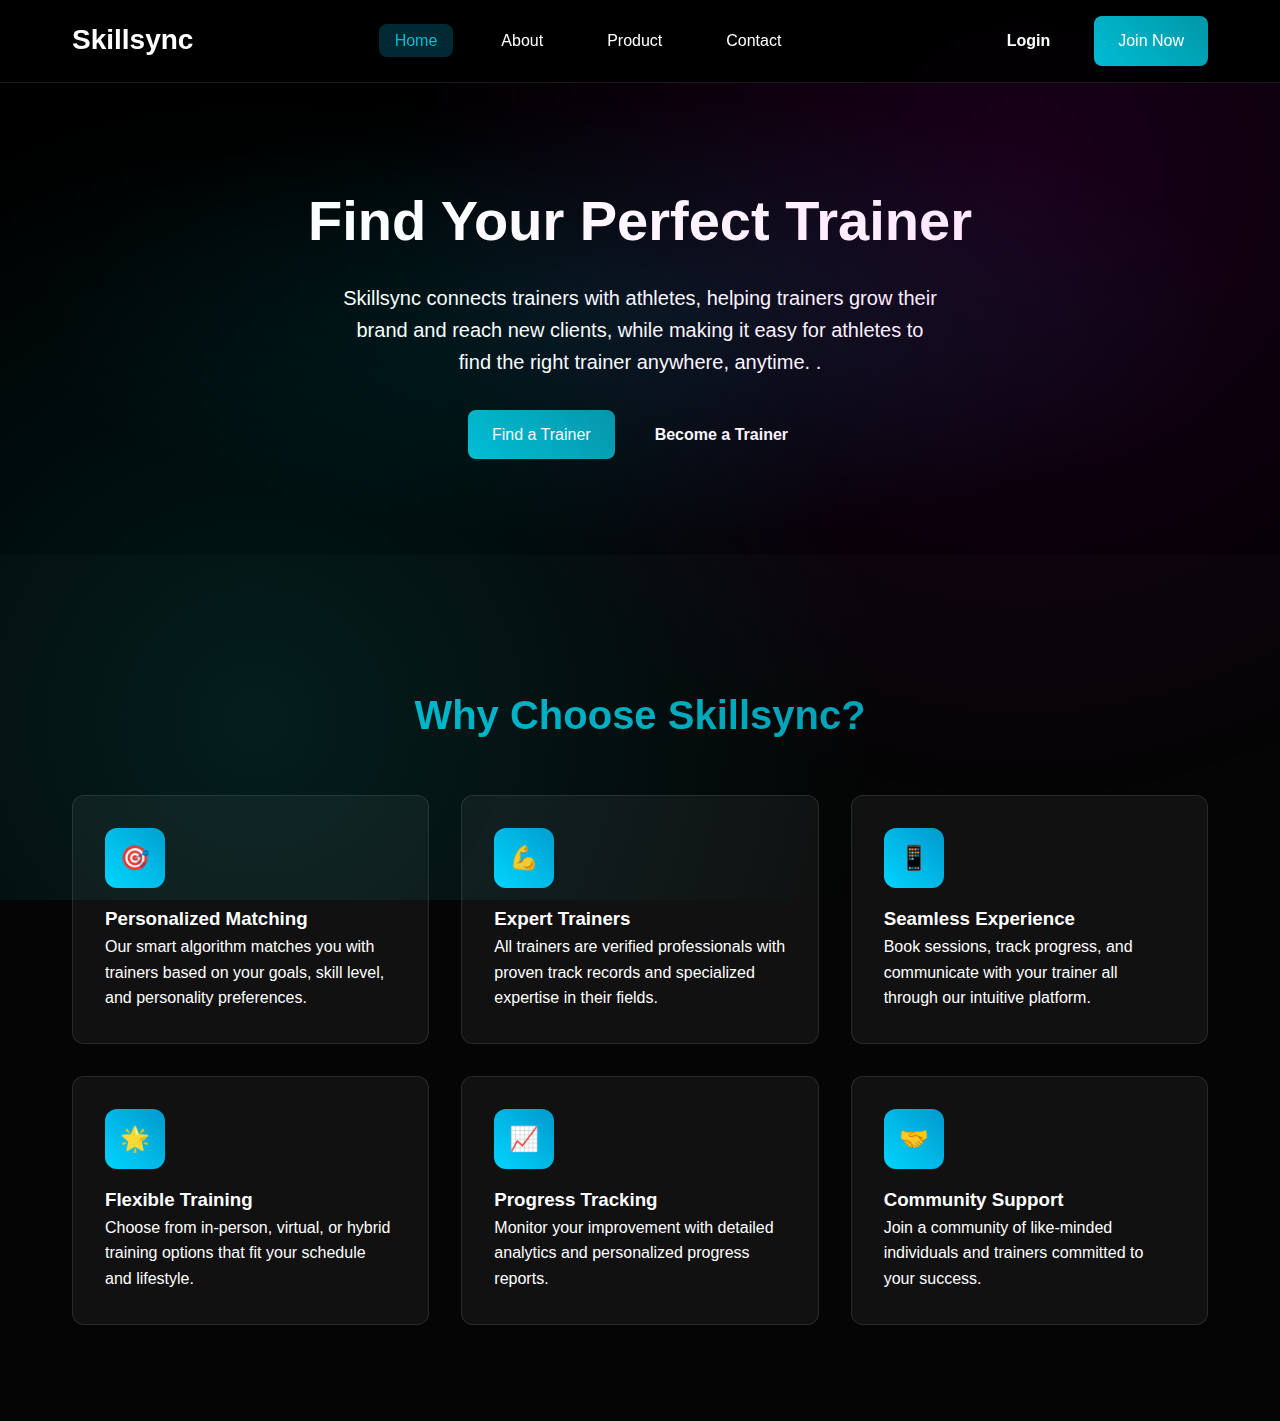
<file: index.html>
<!DOCTYPE html>
<html lang="en">
<head>
    <meta charset="UTF-8">
    <meta name="viewport" content="width=device-width, initial-scale=1.0">
    <title>Skillsync - Connect with the Perfect Trainer</title>
 <link rel="stylesheet" href="style.css">
</head>
<body>
    <!-- Navigation -->
    <nav>
        <div class="nav-container">
            <a href="index.html">
                <div class="logo">Skillsync</div>
            </a>
            <!-- Navigation Links -->
            <ul class="nav-links">
                <li><a href="index.html" class="active">Home</a></li>
                <li><a href="about.html">About</a></li>
                <li><a href="product.html">Product</a></li>
                <li><a href="contact.html">Contact</a></li>
                
            </ul>
            
            <div class="auth-buttons">
                <a href="login.html" class="btn btn-secondary">Login</a>
                <a href="login.html" class="btn btn-primary">Join Now</a>
            </div>
        </div>
    </nav>

    <main>
        <!-- Home Page -->
        <section class="hero">
            <div class="container">
                <h1>Find Your Perfect Trainer</h1>
                <p>Skillsync connects trainers with athletes, helping trainers grow their brand and reach new clients, while making it easy for athletes to find the right trainer anywhere, anytime.
                    .</p>
                <div class="cta-buttons">
                    <a href="trainer.html" class="btn btn-primary">Find a Trainer</a>
                    <a href="become.html" class="btn btn-secondary">Become a Trainer</a>
                </div>
            </div>
        </section>

        <section class="features">
            <div class="container">
                <h2 style="text-align: center; font-size: 2.5rem; margin-bottom: 1rem;">Why Choose Skillsync?</h2>
                <div class="features-grid">
                    <div class="feature-card">
                        <div class="feature-icon">🎯</div>
                        <h3>Personalized Matching</h3>
                        <p>Our smart algorithm matches you with trainers based on your goals, skill level, and personality preferences.</p>
                    </div>
                    <div class="feature-card">
                        <div class="feature-icon">💪</div>
                        <h3>Expert Trainers</h3>
                        <p>All trainers are verified professionals with proven track records and specialized expertise in their fields.</p>
                    </div>
                    <div class="feature-card">
                        <div class="feature-icon">📱</div>
                        <h3>Seamless Experience</h3>
                        <p>Book sessions, track progress, and communicate with your trainer all through our intuitive platform.</p>
                    </div>
                    <div class="feature-card">
                        <div class="feature-icon">🌟</div>
                        <h3>Flexible Training</h3>
                        <p>Choose from in-person, virtual, or hybrid training options that fit your schedule and lifestyle.</p>
                    </div>
                    <div class="feature-card">
                        <div class="feature-icon">📈</div>
                        <h3>Progress Tracking</h3>
                        <p>Monitor your improvement with detailed analytics and personalized progress reports.</p>
                    </div>
                    <div class="feature-card">
                        <div class="feature-icon">🤝</div>
                        <h3>Community Support</h3>
                        <p>Join a community of like-minded individuals and trainers committed to your success.</p>
                    </div>
                </div>
            </div>
        </section>
    </main>
</body>
</html>
</file>
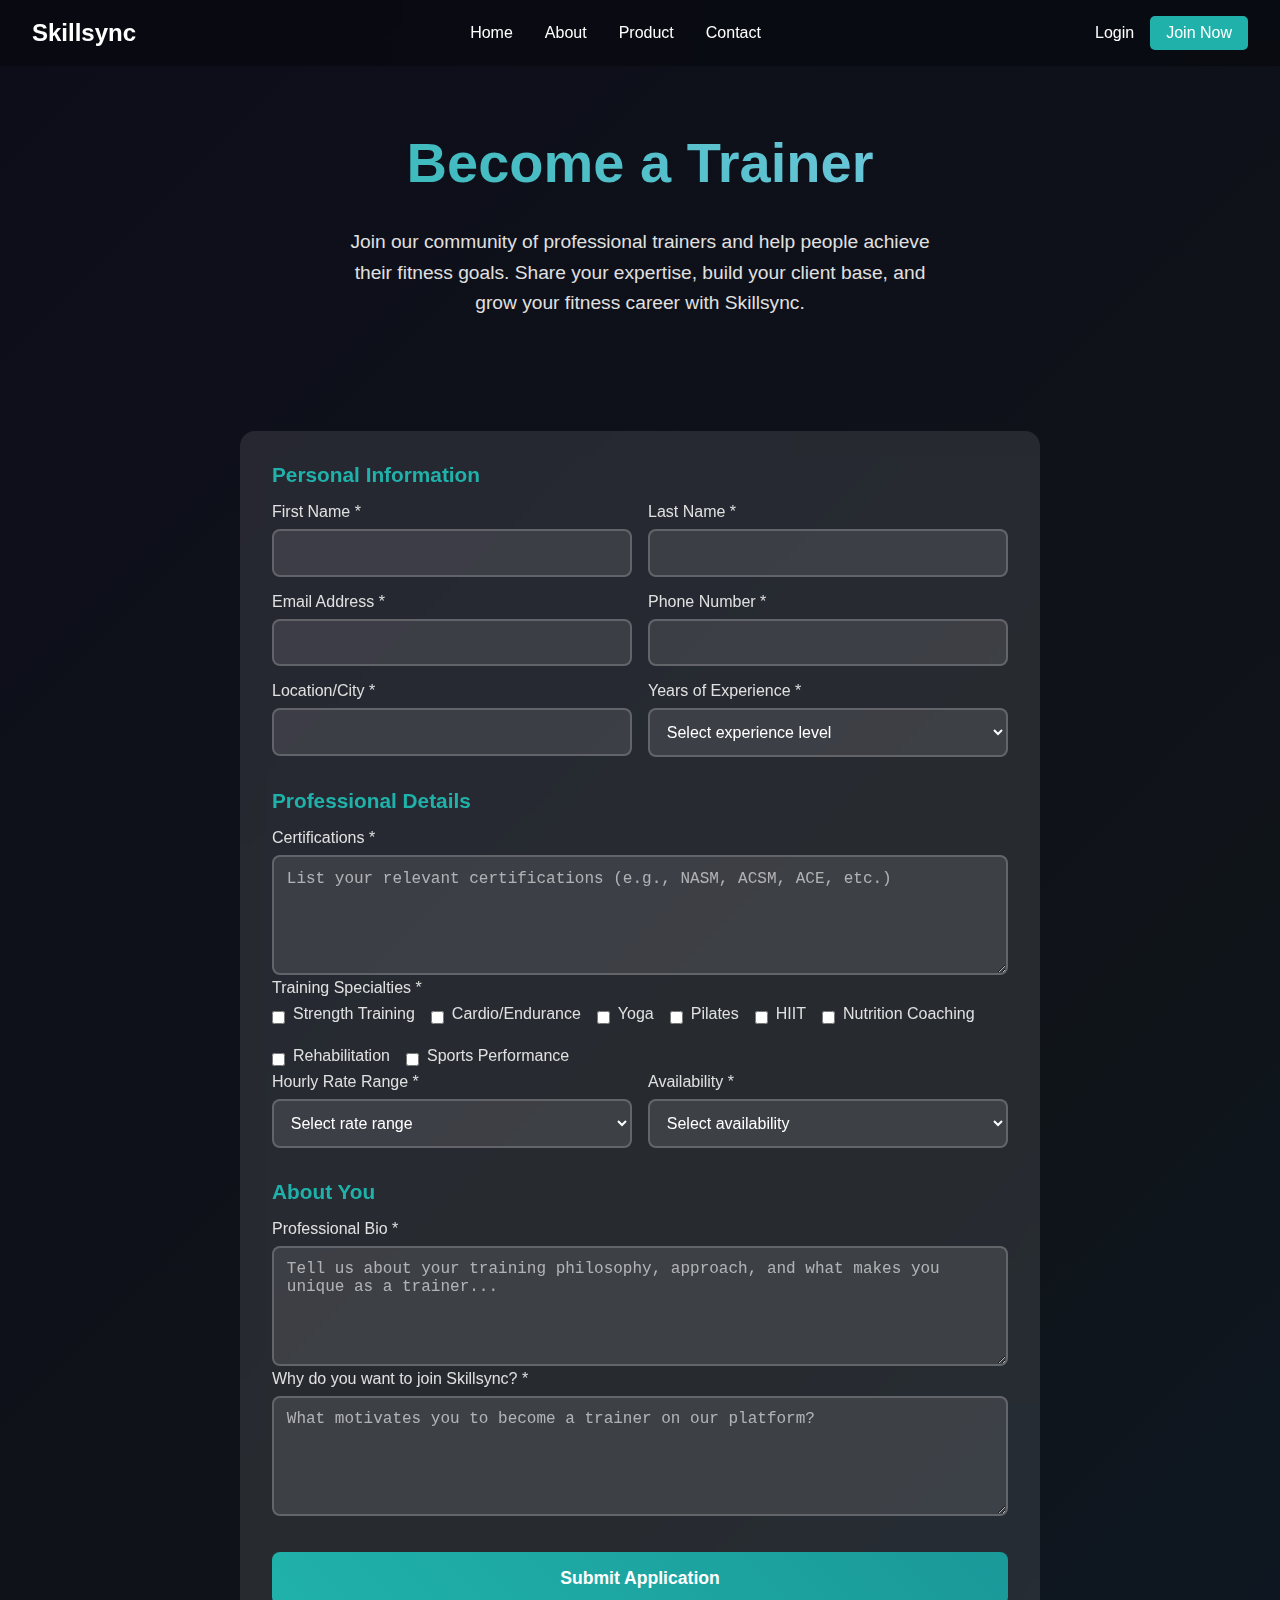
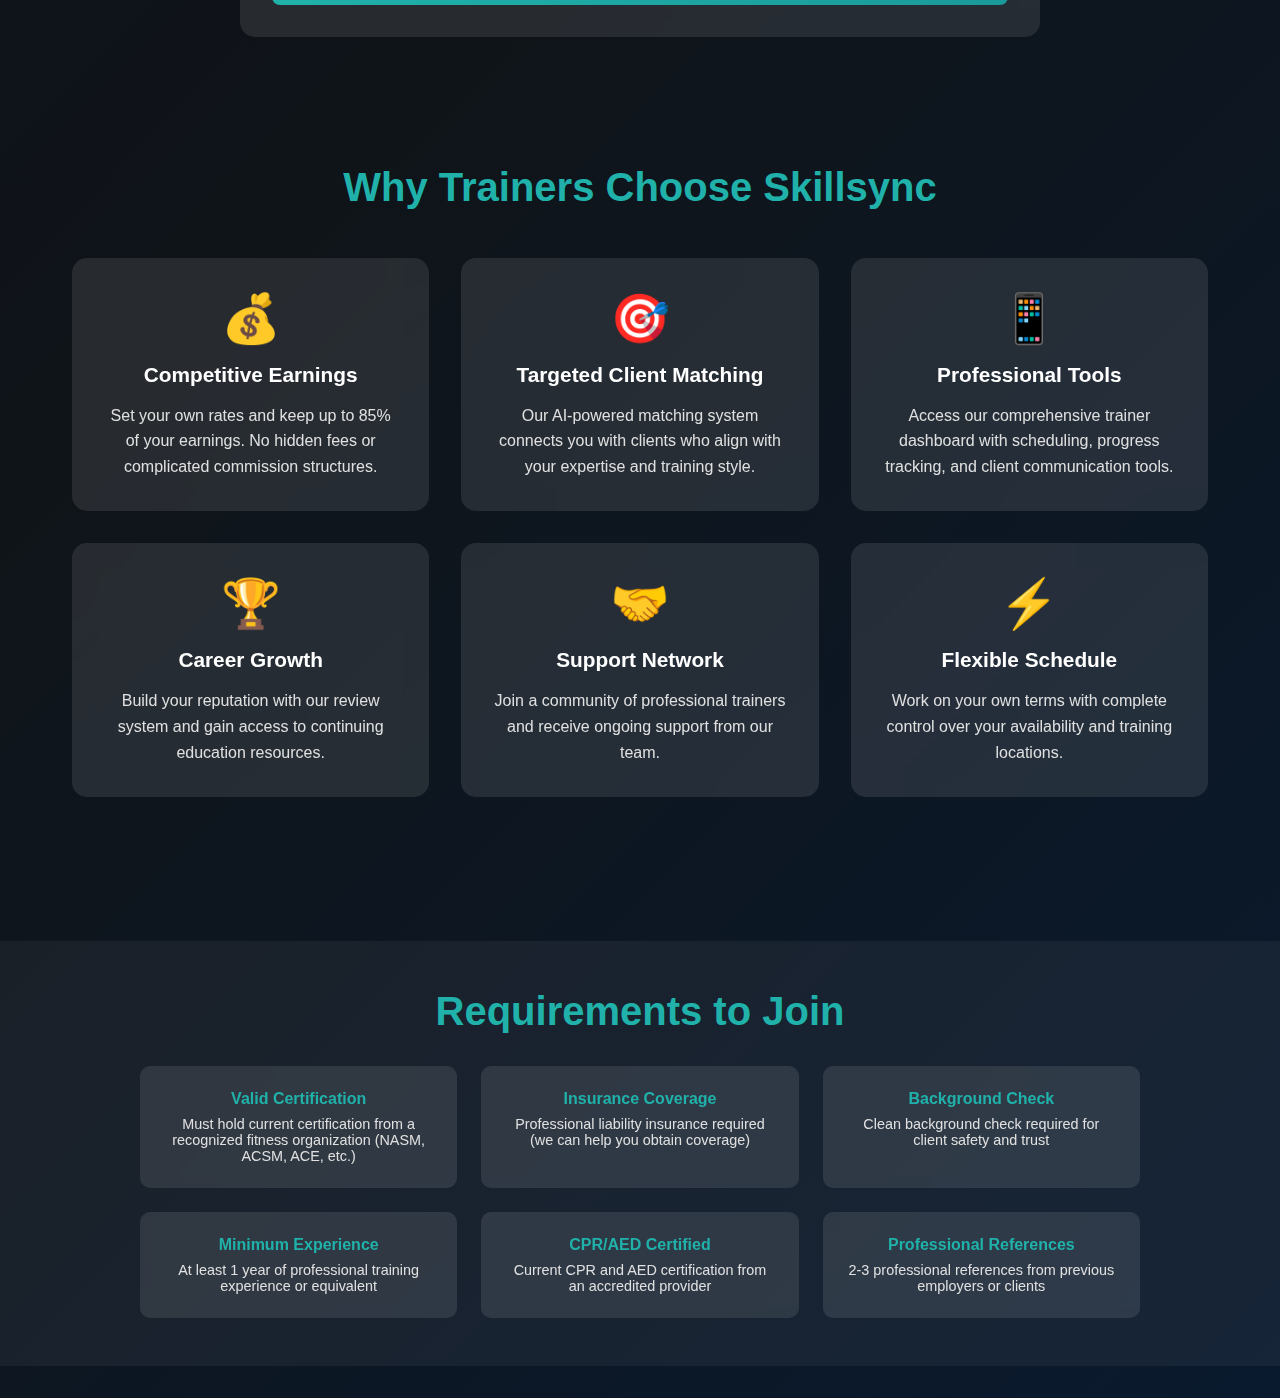
<file: become.html>
<!DOCTYPE html>
<html lang="en">
<head>
    <meta charset="UTF-8">
    <meta name="viewport" content="width=device-width, initial-scale=1.0">
    <title>Become a Trainer - Skillsync</title>
    <style>
        * {
            margin: 0;
            padding: 0;
            box-sizing: border-box;
        }

        body {
            font-family: 'Arial', sans-serif;
            background: linear-gradient(135deg, #0d0d1a 0%, #0f1419 50%, #0a1a2e 100%);
            color: white;
            min-height: 100vh;
        }

        /* Navigation */
        nav {
            display: flex;
            justify-content: space-between;
            align-items: center;
            padding: 1rem 2rem;
            background: rgba(0, 0, 0, 0.3);
            backdrop-filter: blur(10px);
        }

        .logo {
            font-size: 1.5rem;
            font-weight: bold;
            color: white;
        }

        .nav-links {
            display: flex;
            list-style: none;
            gap: 2rem;
        }

        .nav-links a {
            color: white;
            text-decoration: none;
            transition: color 0.3s;
        }

        .nav-links a:hover {
            color: #20b2aa;
        }

        .nav-links a.active {
            color: #20b2aa;
        }

        .auth-buttons {
            display: flex;
            gap: 1rem;
            align-items: center;
        }

        .login-btn {
            background: none;
            border: none;
            color: white;
            cursor: pointer;
            font-size: 1rem;
            text-decoration: none;
            transition: color 0.3s;
        }

        .login-btn:hover {
            color: #20b2aa;
        }

        .join-btn {
            background: #20b2aa;
            color: white;
            border: none;
            padding: 0.5rem 1rem;
            border-radius: 5px;
            cursor: pointer;
            font-size: 1rem;
            text-decoration: none;
            display: inline-block;
            transition: background 0.3s;
        }

        .join-btn:hover {
            background: #1a9999;
        }

        /* Hero Section */
        .hero {
            text-align: center;
            padding: 4rem 2rem;
            max-width: 1200px;
            margin: 0 auto;
        }

        .hero h1 {
            font-size: 3.5rem;
            margin-bottom: 2rem;
            background: linear-gradient(45deg, #20b2aa, #87ceeb);
            -webkit-background-clip: text;
            -webkit-text-fill-color: transparent;
            background-clip: text;
        }

        .hero p {
            font-size: 1.2rem;
            margin-bottom: 3rem;
            color: #e0e0e0;
            max-width: 600px;
            margin-left: auto;
            margin-right: auto;
            line-height: 1.6;
        }

        /* Application Form */
        .application-form {
            max-width: 800px;
            margin: 0 auto;
            padding: 2rem;
            background: rgba(255, 255, 255, 0.1);
            backdrop-filter: blur(10px);
            border-radius: 15px;
            margin-bottom: 4rem;
        }

        .form-section {
            margin-bottom: 2rem;
        }

        .form-section h3 {
            color: #20b2aa;
            margin-bottom: 1rem;
            font-size: 1.3rem;
        }

        .form-row {
            display: flex;
            gap: 1rem;
            margin-bottom: 1rem;
        }

        .form-group {
            flex: 1;
        }

        .form-group label {
            display: block;
            margin-bottom: 0.5rem;
            color: #e0e0e0;
            font-weight: 500;
        }

        .form-group input,
        .form-group select,
        .form-group textarea {
            width: 100%;
            padding: 0.8rem;
            border: 2px solid rgba(255, 255, 255, 0.2);
            border-radius: 8px;
            background: rgba(255, 255, 255, 0.1);
            color: white;
            font-size: 1rem;
            transition: border-color 0.3s;
        }

        .form-group input:focus,
        .form-group select:focus,
        .form-group textarea:focus {
            outline: none;
            border-color: #20b2aa;
        }

        .form-group input::placeholder,
        .form-group textarea::placeholder {
            color: rgba(255, 255, 255, 0.6);
        }

        .form-group textarea {
            resize: vertical;
            min-height: 120px;
        }

        .checkbox-group {
            display: flex;
            flex-wrap: wrap;
            gap: 1rem;
            margin-top: 0.5rem;
        }

        .checkbox-item {
            display: flex;
            align-items: center;
            gap: 0.5rem;
        }

        .checkbox-item input[type="checkbox"] {
            width: auto;
            margin: 0;
        }

        .submit-btn {
            background: linear-gradient(45deg, #20b2aa, #1a9999);
            color: white;
            border: none;
            padding: 1rem 2rem;
            border-radius: 8px;
            cursor: pointer;
            font-size: 1.1rem;
            font-weight: bold;
            width: 100%;
            transition: transform 0.3s, box-shadow 0.3s;
        }

        .submit-btn:hover {
            transform: translateY(-2px);
            box-shadow: 0 5px 15px rgba(32, 178, 170, 0.4);
        }

        /* Benefits Section */
        .benefits {
            padding: 4rem 2rem;
            max-width: 1200px;
            margin: 0 auto;
        }

        .benefits h2 {
            text-align: center;
            font-size: 2.5rem;
            margin-bottom: 3rem;
            color: #20b2aa;
        }

        .benefits-grid {
            display: grid;
            grid-template-columns: repeat(auto-fit, minmax(300px, 1fr));
            gap: 2rem;
            margin-bottom: 3rem;
        }

        .benefit-card {
            background: rgba(255, 255, 255, 0.1);
            backdrop-filter: blur(10px);
            border-radius: 15px;
            padding: 2rem;
            text-align: center;
            transition: transform 0.3s, box-shadow 0.3s;
        }

        .benefit-card:hover {
            transform: translateY(-5px);
            box-shadow: 0 10px 30px rgba(32, 178, 170, 0.3);
        }

        .benefit-icon {
            font-size: 3rem;
            margin-bottom: 1rem;
            color: #20b2aa;
        }

        .benefit-card h3 {
            font-size: 1.3rem;
            margin-bottom: 1rem;
            color: white;
        }

        .benefit-card p {
            color: #e0e0e0;
            line-height: 1.6;
        }

        /* Requirements Section */
        .requirements {
            background: rgba(255, 255, 255, 0.05);
            padding: 3rem 2rem;
            margin: 2rem 0;
        }

        .requirements-content {
            max-width: 1000px;
            margin: 0 auto;
            text-align: center;
        }

        .requirements h2 {
            font-size: 2.5rem;
            margin-bottom: 2rem;
            color: #20b2aa;
        }

        .requirements-list {
            display: grid;
            grid-template-columns: repeat(auto-fit, minmax(250px, 1fr));
            gap: 1.5rem;
            margin-top: 2rem;
        }

        .requirement-item {
            background: rgba(255, 255, 255, 0.1);
            padding: 1.5rem;
            border-radius: 10px;
            backdrop-filter: blur(5px);
        }

        .requirement-item h4 {
            color: #20b2aa;
            margin-bottom: 0.5rem;
        }

        .requirement-item p {
            color: #e0e0e0;
            font-size: 0.9rem;
        }

        /* Responsive Design */
        @media (max-width: 768px) {
            .nav-links {
                display: none;
            }

            .hero h1 {
                font-size: 2.5rem;
            }

            .form-row {
                flex-direction: column;
            }

            .benefits-grid {
                grid-template-columns: 1fr;
            }

            .requirements-list {
                grid-template-columns: 1fr;
            }
        }
    </style>
</head>
<body>
    <!-- Navigation -->
    <nav>
        <div class="logo">Skillsync</div>
        <ul class="nav-links">
            <li><a href="index.html">Home</a></li>
            <li><a href="#about">About</a></li>
            <li><a href="#product">Product</a></li>
            <li><a href="#contact">Contact</a></li>
        </ul>
        <div class="auth-buttons">
            <a href="login.html" class="login-btn">Login</a>
            <a href="login.html" class="join-btn">Join Now</a>
        </div>
    </nav>

    <!-- Hero Section -->
    <section class="hero">
        <h1>Become a Trainer</h1>
        <p>Join our community of professional trainers and help people achieve their fitness goals. Share your expertise, build your client base, and grow your fitness career with Skillsync.</p>
    </section>

    <!-- Application Form -->
    <section class="application-form">
        <form id="trainerApplication">
            <div class="form-section">
                <h3>Personal Information</h3>
                <div class="form-row">
                    <div class="form-group">
                        <label for="firstName">First Name *</label>
                        <input type="text" id="firstName" name="firstName" required>
                    </div>
                    <div class="form-group">
                        <label for="lastName">Last Name *</label>
                        <input type="text" id="lastName" name="lastName" required>
                    </div>
                </div>
                <div class="form-row">
                    <div class="form-group">
                        <label for="email">Email Address *</label>
                        <input type="email" id="email" name="email" required>
                    </div>
                    <div class="form-group">
                        <label for="phone">Phone Number *</label>
                        <input type="tel" id="phone" name="phone" required>
                    </div>
                </div>
                <div class="form-row">
                    <div class="form-group">
                        <label for="location">Location/City *</label>
                        <input type="text" id="location" name="location" required>
                    </div>
                    <div class="form-group">
                        <label for="experience">Years of Experience *</label>
                        <select id="experience" name="experience" required>
                            <option value="">Select experience level</option>
                            <option value="1-2">1-2 years</option>
                            <option value="3-5">3-5 years</option>
                            <option value="5-10">5-10 years</option>
                            <option value="10+">10+ years</option>
                        </select>
                    </div>
                </div>
            </div>

            <div class="form-section">
                <h3>Professional Details</h3>
                <div class="form-group">
                    <label for="certifications">Certifications *</label>
                    <textarea id="certifications" name="certifications" placeholder="List your relevant certifications (e.g., NASM, ACSM, ACE, etc.)" required></textarea>
                </div>
                <div class="form-group">
                    <label>Training Specialties *</label>
                    <div class="checkbox-group">
                        <div class="checkbox-item">
                            <input type="checkbox" id="strength" name="specialties" value="strength">
                            <label for="strength">Strength Training</label>
                        </div>
                        <div class="checkbox-item">
                            <input type="checkbox" id="cardio" name="specialties" value="cardio">
                            <label for="cardio">Cardio/Endurance</label>
                        </div>
                        <div class="checkbox-item">
                            <input type="checkbox" id="yoga" name="specialties" value="yoga">
                            <label for="yoga">Yoga</label>
                        </div>
                        <div class="checkbox-item">
                            <input type="checkbox" id="pilates" name="specialties" value="pilates">
                            <label for="pilates">Pilates</label>
                        </div>
                        <div class="checkbox-item">
                            <input type="checkbox" id="hiit" name="specialties" value="hiit">
                            <label for="hiit">HIIT</label>
                        </div>
                        <div class="checkbox-item">
                            <input type="checkbox" id="nutrition" name="specialties" value="nutrition">
                            <label for="nutrition">Nutrition Coaching</label>
                        </div>
                        <div class="checkbox-item">
                            <input type="checkbox" id="rehabilitation" name="specialties" value="rehabilitation">
                            <label for="rehabilitation">Rehabilitation</label>
                        </div>
                        <div class="checkbox-item">
                            <input type="checkbox" id="sports" name="specialties" value="sports">
                            <label for="sports">Sports Performance</label>
                        </div>
                    </div>
                </div>
                <div class="form-row">
                    <div class="form-group">
                        <label for="rateRange">Hourly Rate Range *</label>
                        <select id="rateRange" name="rateRange" required>
                            <option value="">Select rate range</option>
                            <option value="25-40">$25-40/hour</option>
                            <option value="40-60">$40-60/hour</option>
                            <option value="60-80">$60-80/hour</option>
                            <option value="80-100">$80-100/hour</option>
                            <option value="100+">$100+/hour</option>
                        </select>
                    </div>
                    <div class="form-group">
                        <label for="availability">Availability *</label>
                        <select id="availability" name="availability" required>
                            <option value="">Select availability</option>
                            <option value="full-time">Full-time</option>
                            <option value="part-time">Part-time</option>
                            <option value="weekends">Weekends only</option>
                            <option value="evenings">Evenings only</option>
                            <option value="flexible">Flexible</option>
                        </select>
                    </div>
                </div>
            </div>

            <div class="form-section">
                <h3>About You</h3>
                <div class="form-group">
                    <label for="bio">Professional Bio *</label>
                    <textarea id="bio" name="bio" placeholder="Tell us about your training philosophy, approach, and what makes you unique as a trainer..." required></textarea>
                </div>
                <div class="form-group">
                    <label for="motivation">Why do you want to join Skillsync? *</label>
                    <textarea id="motivation" name="motivation" placeholder="What motivates you to become a trainer on our platform?" required></textarea>
                </div>
            </div>

            <button type="submit" class="submit-btn">Submit Application</button>
        </form>
    </section>

    <!-- Benefits Section -->
    <section class="benefits">
        <h2>Why Trainers Choose Skillsync</h2>
        <div class="benefits-grid">
            <div class="benefit-card">
                <div class="benefit-icon">💰</div>
                <h3>Competitive Earnings</h3>
                <p>Set your own rates and keep up to 85% of your earnings. No hidden fees or complicated commission structures.</p>
            </div>
            <div class="benefit-card">
                <div class="benefit-icon">🎯</div>
                <h3>Targeted Client Matching</h3>
                <p>Our AI-powered matching system connects you with clients who align with your expertise and training style.</p>
            </div>
            <div class="benefit-card">
                <div class="benefit-icon">📱</div>
                <h3>Professional Tools</h3>
                <p>Access our comprehensive trainer dashboard with scheduling, progress tracking, and client communication tools.</p>
            </div>
            <div class="benefit-card">
                <div class="benefit-icon">🏆</div>
                <h3>Career Growth</h3>
                <p>Build your reputation with our review system and gain access to continuing education resources.</p>
            </div>
            <div class="benefit-card">
                <div class="benefit-icon">🤝</div>
                <h3>Support Network</h3>
                <p>Join a community of professional trainers and receive ongoing support from our team.</p>
            </div>
            <div class="benefit-card">
                <div class="benefit-icon">⚡</div>
                <h3>Flexible Schedule</h3>
                <p>Work on your own terms with complete control over your availability and training locations.</p>
            </div>
        </div>
    </section>

    <!-- Requirements Section -->
    <section class="requirements">
        <div class="requirements-content">
            <h2>Requirements to Join</h2>
            <div class="requirements-list">
                <div class="requirement-item">
                    <h4>Valid Certification</h4>
                    <p>Must hold current certification from a recognized fitness organization (NASM, ACSM, ACE, etc.)</p>
                </div>
                <div class="requirement-item">
                    <h4>Insurance Coverage</h4>
                    <p>Professional liability insurance required (we can help you obtain coverage)</p>
                </div>
                <div class="requirement-item">
                    <h4>Background Check</h4>
                    <p>Clean background check required for client safety and trust</p>
                </div>
                <div class="requirement-item">
                    <h4>Minimum Experience</h4>
                    <p>At least 1 year of professional training experience or equivalent</p>
                </div>
                <div class="requirement-item">
                    <h4>CPR/AED Certified</h4>
                    <p>Current CPR and AED certification from an accredited provider</p>
                </div>
                <div class="requirement-item">
                    <h4>Professional References</h4>
                    <p>2-3 professional references from previous employers or clients</p>
                </div>
            </div>
        </div>
    </section>

    <script>
        document.getElementById('trainerApplication').addEventListener('submit', function(e) {
            e.preventDefault();
            
            // Get form data
            const formData = new FormData(this);
            const specialties = [];
            const checkboxes = document.querySelectorAll('input[name="specialties"]:checked');
            checkboxes.forEach(checkbox => specialties.push(checkbox.value));
            
            // Create application object
            const application = {
                personalInfo: {
                    firstName: formData.get('firstName'),
                    lastName: formData.get('lastName'),
                    email: formData.get('email'),
                    phone: formData.get('phone'),
                    location: formData.get('location'),
                    experience: formData.get('experience')
                },
                professionalDetails: {
                    certifications: formData.get('certifications'),
                    specialties: specialties,
                    rateRange: formData.get('rateRange'),
                    availability: formData.get('availability')
                },
                about: {
                    bio: formData.get('bio'),
                    motivation: formData.get('motivation')
                },
                submittedAt: new Date().toISOString()
            };
            
            // Simulate form submission
            console.log('Trainer Application Submitted:', application);
            
            // Show success message
            alert('Thank you for your application! We will review your submission and get back to you within 2-3 business days.');
            
            // Reset form
            this.reset();
        });

        // Form validation
        document.querySelectorAll('input[required], select[required], textarea[required]').forEach(field => {
            field.addEventListener('blur', function() {
                if (!this.value.trim()) {
                    this.style.borderColor = '#ff6b6b';
                } else {
                    this.style.borderColor = '#20b2aa';
                }
            });
        });

        // Smooth scrolling for navigation links
        document.querySelectorAll('a[href^="#"]').forEach(anchor => {
            anchor.addEventListener('click', function (e) {
                e.preventDefault();
                const target = document.querySelector(this.getAttribute('href'));
                if (target) {
                    target.scrollIntoView({
                        behavior: 'smooth',
                        block: 'start'
                    });
                }
            });
        });
    </script>
</body>
</html>
</file>
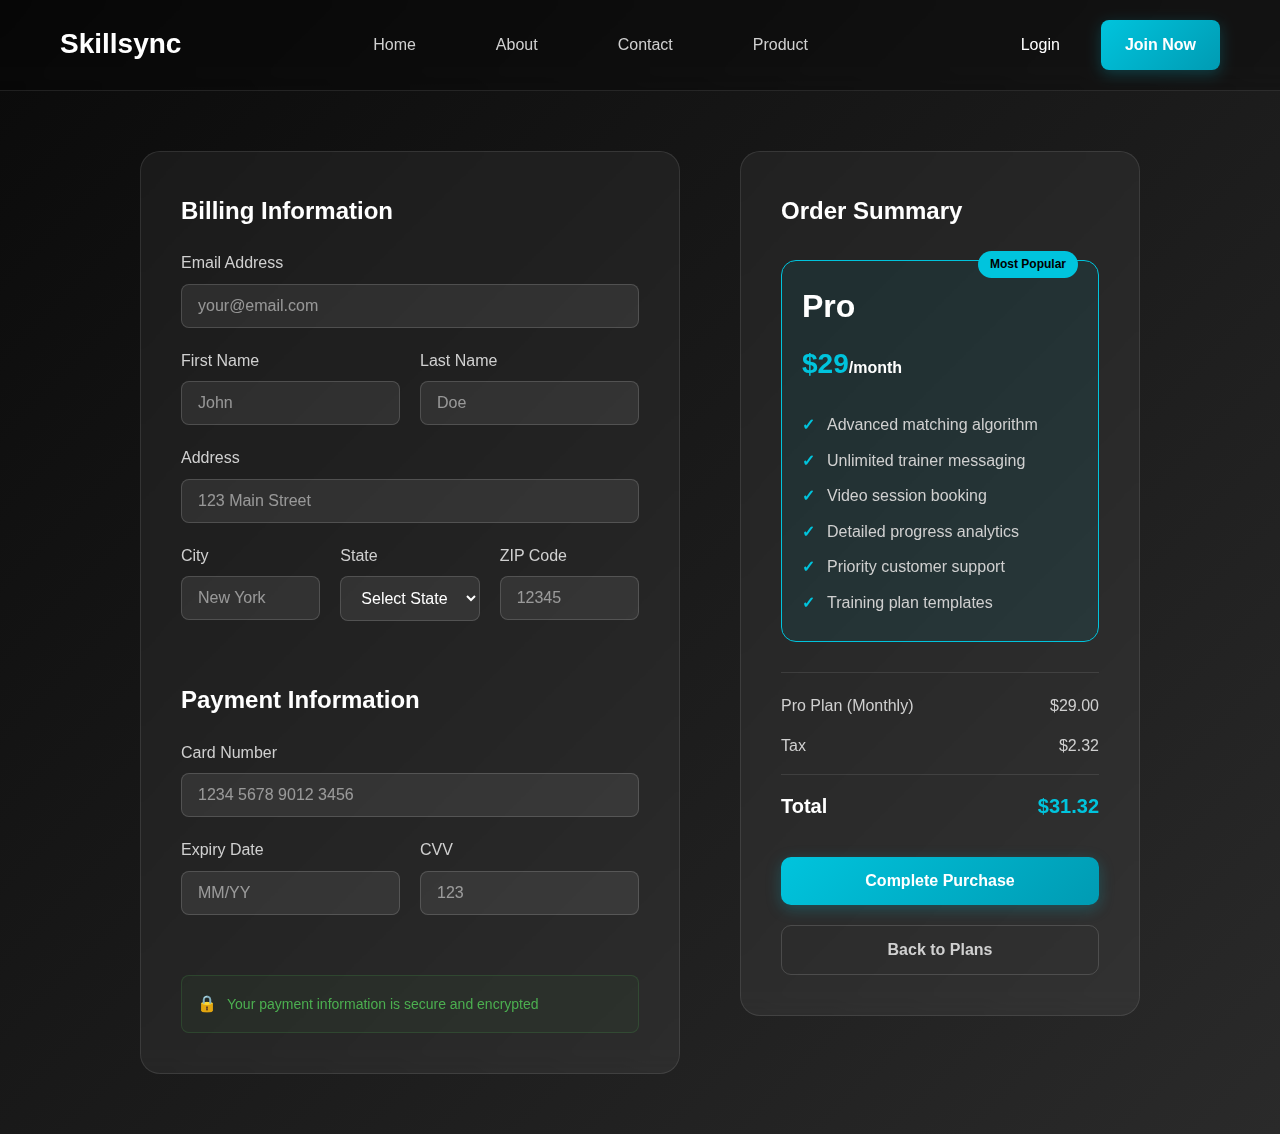
<file: buy.html>
<!DOCTYPE html>
<html lang="en">
<head>
    <meta charset="UTF-8">
    <meta name="viewport" content="width=device-width, initial-scale=1.0">
    <title>Checkout - Skillsync</title>
    <style>
        * {
            margin: 0;
            padding: 0;
            box-sizing: border-box;
        }

        body {
            font-family: -apple-system, BlinkMacSystemFont, 'Segoe UI', Roboto, Oxygen, Ubuntu, Cantarell, sans-serif;
            background: linear-gradient(135deg, #0a0a0a 0%, #1a1a1a 50%, #2a2a2a 100%);
            color: #f0f0f0;
            min-height: 100vh;
            line-height: 1.6;
        }

        .container {
            max-width: 1200px;
            margin: 0 auto;
            padding: 0 20px;
        }

        /* Header - Updated to match home page */
        header {
            padding: 20px 0;
            position: relative;
            background: rgba(0, 0, 0, 0.3);
            backdrop-filter: blur(10px);
            border-bottom: 1px solid rgba(255, 255, 255, 0.1);
        }

        nav {
            display: flex;
            justify-content: space-between;
            align-items: center;
        }

        .logo {
            font-size: 28px;
            font-weight: bold;
            color: #ffffff;
        }

        .nav-center {
            display: flex;
            list-style: none;
            gap: 40px;
        }

        .nav-center a {
            color: #d0d0d0;
            text-decoration: none;
            font-weight: 500;
            transition: all 0.3s ease;
            padding: 10px 20px;
            border-radius: 8px;
            position: relative;
        }

        .nav-center a:hover {
            color: #00c4dd;
            background: rgba(0, 196, 221, 0.1);
        }

        .nav-center a.active {
            color: #00c4dd;
            background: rgba(0, 196, 221, 0.15);
            box-shadow: 0 2px 10px rgba(0, 196, 221, 0.2);
        }

        .nav-right {
            display: flex;
            align-items: center;
            gap: 20px;
        }

        .nav-right .login-btn {
            color: #ffffff;
            text-decoration: none;
            font-weight: 500;
            transition: all 0.3s ease;
            padding: 10px 20px;
            border-radius: 8px;
            border: 1px solid transparent;
        }

        .nav-right .login-btn:hover {
            color: #00c4dd;
            border-color: rgba(0, 196, 221, 0.3);
            background: rgba(0, 196, 221, 0.05);
        }

        .nav-right .join-btn {
            background: linear-gradient(135deg, #00c4dd 0%, #009bb3 100%);
            color: #ffffff;
            padding: 12px 24px;
            border-radius: 8px;
            text-decoration: none;
            font-weight: 600;
            transition: all 0.3s ease;
            box-shadow: 0 4px 15px rgba(0, 196, 221, 0.25);
        }

        .nav-right .join-btn:hover {
            background: linear-gradient(135deg, #009bb3 0%, #00c4dd 100%);
            transform: translateY(-2px);
            box-shadow: 0 6px 20px rgba(0, 196, 221, 0.35);
        }

        /* Main Content */
        .checkout-section {
            padding: 60px 0;
        }

        .checkout-container {
            display: grid;
            grid-template-columns: 1fr 400px;
            gap: 60px;
            max-width: 1000px;
            margin: 0 auto;
        }

        .checkout-form {
            background: rgba(255, 255, 255, 0.05);
            border-radius: 20px;
            padding: 40px;
            backdrop-filter: blur(10px);
            border: 1px solid rgba(255, 255, 255, 0.1);
        }

        .form-section {
            margin-bottom: 40px;
        }

        .form-section h2 {
            font-size: 24px;
            margin-bottom: 20px;
            color: #ffffff;
        }

        .form-group {
            margin-bottom: 20px;
        }

        .form-group label {
            display: block;
            margin-bottom: 8px;
            color: #d0d0d0;
            font-weight: 500;
        }

        .form-group input,
        .form-group select {
            width: 100%;
            padding: 12px 16px;
            border: 1px solid rgba(255, 255, 255, 0.15);
            border-radius: 8px;
            background: rgba(255, 255, 255, 0.08);
            color: #ffffff;
            font-size: 16px;
            transition: border-color 0.3s ease;
        }

        .form-group input:focus,
        .form-group select:focus {
            outline: none;
            border-color: #00c4dd;
            background: rgba(255, 255, 255, 0.12);
        }

        .form-group input::placeholder {
            color: rgba(255, 255, 255, 0.5);
        }

        .form-row {
            display: flex;
            gap: 20px;
        }

        .form-row .form-group {
            flex: 1;
        }

        /* Order Summary */
        .order-summary {
            background: rgba(255, 255, 255, 0.05);
            border-radius: 20px;
            padding: 40px;
            backdrop-filter: blur(10px);
            border: 1px solid rgba(255, 255, 255, 0.1);
            height: fit-content;
        }

        .order-summary h2 {
            font-size: 24px;
            margin-bottom: 30px;
            color: #ffffff;
        }

        .plan-selected {
            background: rgba(0, 196, 221, 0.08);
            border: 1px solid #00c4dd;
            border-radius: 15px;
            padding: 20px;
            margin-bottom: 30px;
            position: relative;
        }

        .plan-badge {
            position: absolute;
            top: -10px;
            right: 20px;
            background: #00c4dd;
            color: #000000;
            padding: 4px 12px;
            border-radius: 20px;
            font-size: 12px;
            font-weight: bold;
        }

        .plan-name {
            font-size: 32px;
            font-weight: bold;
            color: #ffffff;
            margin-bottom: 10px;
        }

        .plan-price {
            font-size: 28px;
            color: #00c4dd;
            font-weight: bold;
            margin-bottom: 20px;
        }

        .plan-features {
            list-style: none;
        }

        .plan-features li {
            padding: 5px 0;
            color: #d0d0d0;
            position: relative;
            padding-left: 25px;
        }

        .plan-features li::before {
            content: "✓";
            position: absolute;
            left: 0;
            color: #00c4dd;
            font-weight: bold;
        }

        .order-details {
            border-top: 1px solid rgba(255, 255, 255, 0.1);
            padding-top: 20px;
        }

        .order-line {
            display: flex;
            justify-content: space-between;
            margin-bottom: 15px;
            color: #d0d0d0;
        }

        .order-line.total {
            font-size: 20px;
            font-weight: bold;
            border-top: 1px solid rgba(255, 255, 255, 0.1);
            padding-top: 15px;
            margin-top: 15px;
            color: #ffffff;
        }

        .order-line.total .amount {
            color: #00c4dd;
        }

        /* Buttons */
        .btn {
            display: inline-block;
            padding: 15px 30px;
            border: none;
            border-radius: 10px;
            font-size: 16px;
            font-weight: 600;
            cursor: pointer;
            transition: all 0.3s ease;
            text-decoration: none;
            text-align: center;
            width: 100%;
            margin-top: 20px;
        }

        .btn-primary {
            background: linear-gradient(135deg, #00c4dd 0%, #009bb3 100%);
            color: #ffffff;
            box-shadow: 0 4px 15px rgba(0, 196, 221, 0.25);
        }

        .btn-primary:hover {
            transform: translateY(-2px);
            box-shadow: 0 6px 20px rgba(0, 196, 221, 0.35);
        }

        .btn-secondary {
            background: transparent;
            color: #d0d0d0;
            border: 1px solid rgba(255, 255, 255, 0.15);
        }

        .btn-secondary:hover {
            background: rgba(255, 255, 255, 0.05);
            border-color: rgba(255, 255, 255, 0.25);
            color: #ffffff;
        }

        .security-info {
            display: flex;
            align-items: center;
            gap: 10px;
            margin-top: 20px;
            padding: 15px;
            background: rgba(76, 175, 80, 0.05);
            border-radius: 8px;
            border: 1px solid rgba(76, 175, 80, 0.2);
        }

        .security-info::before {
            content: "🔒";
            font-size: 16px;
        }

        .security-info span {
            color: #4caf50;
            font-size: 14px;
        }

        /* Responsive */
        @media (max-width: 768px) {
            .checkout-container {
                grid-template-columns: 1fr;
                gap: 40px;
            }
            
            .checkout-form,
            .order-summary {
                padding: 30px 20px;
            }
            
            .form-row {
                flex-direction: column;
                gap: 0;
            }
            
            .nav-center {
                display: none;
            }
            
            .nav-right {
                gap: 10px;
            }
            
            .nav-right .join-btn {
                padding: 8px 16px;
                font-size: 14px;
            }
        }
    </style>
</head>
<body>
    <header>
        <nav class="container">
            <div class="logo">Skillsync</div>
            <ul class="nav-center">
                <li><a href="index.html">Home</a></li>
                <li><a href="about.html">About</a></li>
                <li><a href="contact.html">Contact</a></li>
                <li><a href="product.html">Product</a></li>
            </ul>
            <div class="nav-right">
                <a href="login.html" class="login-btn">Login</a>
                <a href="login.html" class="join-btn">Join Now</a>
            </div>
        </nav>
    </header>

    <main class="checkout-section">
        <div class="container">
            <div class="checkout-container">
                <div class="checkout-form">
                    <form id="checkout-form">
                        <div class="form-section">
                            <h2>Billing Information</h2>
                            <div class="form-group">
                                <label for="email">Email Address</label>
                                <input type="email" id="email" name="email" placeholder="your@email.com" required>
                            </div>
                            <div class="form-row">
                                <div class="form-group">
                                    <label for="firstName">First Name</label>
                                    <input type="text" id="firstName" name="firstName" placeholder="John" required>
                                </div>
                                <div class="form-group">
                                    <label for="lastName">Last Name</label>
                                    <input type="text" id="lastName" name="lastName" placeholder="Doe" required>
                                </div>
                            </div>
                            <div class="form-group">
                                <label for="address">Address</label>
                                <input type="text" id="address" name="address" placeholder="123 Main Street" required>
                            </div>
                            <div class="form-row">
                                <div class="form-group">
                                    <label for="city">City</label>
                                    <input type="text" id="city" name="city" placeholder="New York" required>
                                </div>
                                <div class="form-group">
                                    <label for="state">State</label>
                                    <select id="state" name="state" required>
                                        <option value="">Select State</option>
                                        <option value="CA">California</option>
                                        <option value="NY">New York</option>
                                        <option value="TX">Texas</option>
                                        <option value="FL">Florida</option>
                                    </select>
                                </div>
                                <div class="form-group">
                                    <label for="zip">ZIP Code</label>
                                    <input type="text" id="zip" name="zip" placeholder="12345" required>
                                </div>
                            </div>
                        </div>

                        <div class="form-section">
                            <h2>Payment Information</h2>
                            <div class="form-group">
                                <label for="cardNumber">Card Number</label>
                                <input type="text" id="cardNumber" name="cardNumber" placeholder="1234 5678 9012 3456" required>
                            </div>
                            <div class="form-row">
                                <div class="form-group">
                                    <label for="expiry">Expiry Date</label>
                                    <input type="text" id="expiry" name="expiry" placeholder="MM/YY" required>
                                </div>
                                <div class="form-group">
                                    <label for="cvv">CVV</label>
                                    <input type="text" id="cvv" name="cvv" placeholder="123" required>
                                </div>
                            </div>
                        </div>

                        <div class="security-info">
                            <span>Your payment information is secure and encrypted</span>
                        </div>
                    </form>
                </div>

                <div class="order-summary">
                    <h2>Order Summary</h2>
                    
                    <div class="plan-selected">
                        <div class="plan-badge">Most Popular</div>
                        <div class="plan-name">Pro</div>
                        <div class="plan-price">$29<span style="font-size: 16px; color: #ffffff;">/month</span></div>
                        <ul class="plan-features">
                            <li>Advanced matching algorithm</li>
                            <li>Unlimited trainer messaging</li>
                            <li>Video session booking</li>
                            <li>Detailed progress analytics</li>
                            <li>Priority customer support</li>
                            <li>Training plan templates</li>
                        </ul>
                    </div>

                    <div class="order-details">
                        <div class="order-line">
                            <span>Pro Plan (Monthly)</span>
                            <span>$29.00</span>
                        </div>
                        <div class="order-line">
                            <span>Tax</span>
                            <span>$2.32</span>
                        </div>
                        <div class="order-line total">
                            <span>Total</span>
                            <span class="amount">$31.32</span>
                        </div>
                    </div>

                    <button type="submit" class="btn btn-primary" form="checkout-form">Complete Purchase</button>
                    <button type="button" class="btn btn-secondary">Back to Plans</button>
                </div>
            </div>
        </div>
    </main>

    <script>
        document.getElementById('checkout-form').addEventListener('submit', function(e) {
            e.preventDefault();
            alert('Thank you for your purchase! Your Pro subscription is now active.');
        });

        // Format card number input
        document.getElementById('cardNumber').addEventListener('input', function(e) {
            let value = e.target.value.replace(/\s+/g, '').replace(/[^0-9]/gi, '');
            let formattedValue = value.match(/.{1,4}/g)?.join(' ') || value;
            e.target.value = formattedValue;
        });

        // Format expiry date input
        document.getElementById('expiry').addEventListener('input', function(e) {
            let value = e.target.value.replace(/\D/g, '');
            if (value.length >= 2) {
                value = value.substring(0, 2) + '/' + value.substring(2, 4);
            }
            e.target.value = value;
        });

        // Only allow numbers for CVV
        document.getElementById('cvv').addEventListener('input', function(e) {
            e.target.value = e.target.value.replace(/\D/g, '');
        });
    </script>
</body>
</html>
</file>
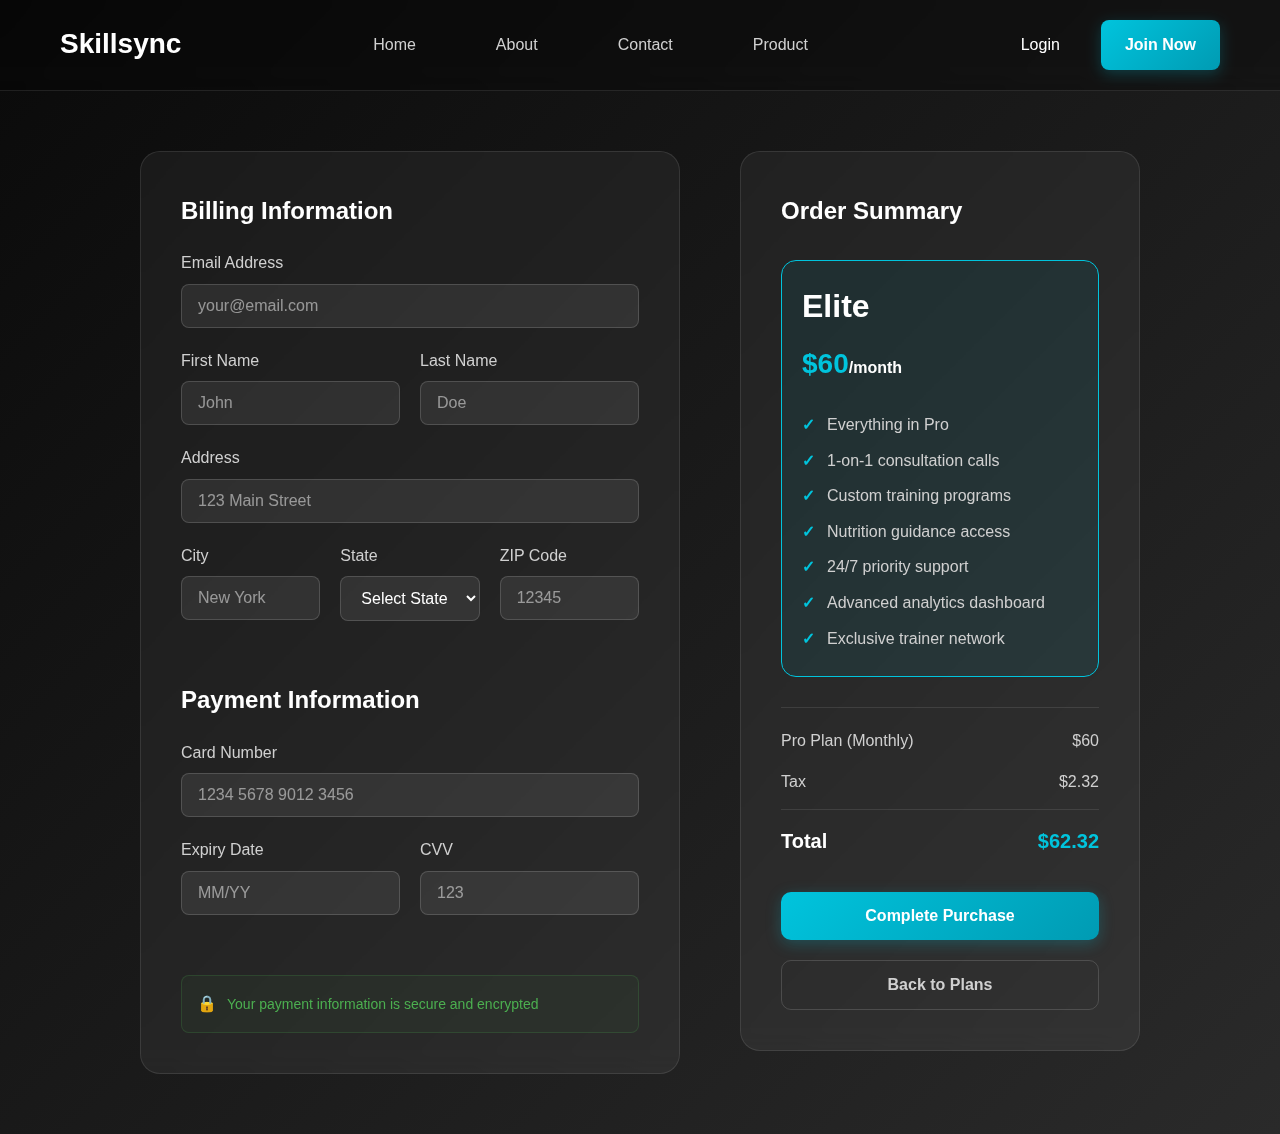
<file: buy2.html>
<!DOCTYPE html>
<html lang="en">
<head>
    <meta charset="UTF-8">
    <meta name="viewport" content="width=device-width, initial-scale=1.0">
    <title>Checkout - Skillsync</title>
    <style>
        * {
            margin: 0;
            padding: 0;
            box-sizing: border-box;
        }

        body {
            font-family: -apple-system, BlinkMacSystemFont, 'Segoe UI', Roboto, Oxygen, Ubuntu, Cantarell, sans-serif;
            background: linear-gradient(135deg, #0a0a0a 0%, #1a1a1a 50%, #2a2a2a 100%);
            color: #f0f0f0;
            min-height: 100vh;
            line-height: 1.6;
        }

        .container {
            max-width: 1200px;
            margin: 0 auto;
            padding: 0 20px;
        }

        /* Header - Updated to match home page */
        header {
            padding: 20px 0;
            position: relative;
            background: rgba(0, 0, 0, 0.3);
            backdrop-filter: blur(10px);
            border-bottom: 1px solid rgba(255, 255, 255, 0.1);
        }

        nav {
            display: flex;
            justify-content: space-between;
            align-items: center;
        }

        .logo {
            font-size: 28px;
            font-weight: bold;
            color: #ffffff;
        }

        .nav-center {
            display: flex;
            list-style: none;
            gap: 40px;
        }

        .nav-center a {
            color: #d0d0d0;
            text-decoration: none;
            font-weight: 500;
            transition: all 0.3s ease;
            padding: 10px 20px;
            border-radius: 8px;
            position: relative;
        }

        .nav-center a:hover {
            color: #00c4dd;
            background: rgba(0, 196, 221, 0.1);
        }

        .nav-center a.active {
            color: #00c4dd;
            background: rgba(0, 196, 221, 0.15);
            box-shadow: 0 2px 10px rgba(0, 196, 221, 0.2);
        }

        .nav-right {
            display: flex;
            align-items: center;
            gap: 20px;
        }

        .nav-right .login-btn {
            color: #ffffff;
            text-decoration: none;
            font-weight: 500;
            transition: all 0.3s ease;
            padding: 10px 20px;
            border-radius: 8px;
            border: 1px solid transparent;
        }

        .nav-right .login-btn:hover {
            color: #00c4dd;
            border-color: rgba(0, 196, 221, 0.3);
            background: rgba(0, 196, 221, 0.05);
        }

        .nav-right .join-btn {
            background: linear-gradient(135deg, #00c4dd 0%, #009bb3 100%);
            color: #ffffff;
            padding: 12px 24px;
            border-radius: 8px;
            text-decoration: none;
            font-weight: 600;
            transition: all 0.3s ease;
            box-shadow: 0 4px 15px rgba(0, 196, 221, 0.25);
        }

        .nav-right .join-btn:hover {
            background: linear-gradient(135deg, #009bb3 0%, #00c4dd 100%);
            transform: translateY(-2px);
            box-shadow: 0 6px 20px rgba(0, 196, 221, 0.35);
        }

        /* Main Content */
        .checkout-section {
            padding: 60px 0;
        }

        .checkout-container {
            display: grid;
            grid-template-columns: 1fr 400px;
            gap: 60px;
            max-width: 1000px;
            margin: 0 auto;
        }

        .checkout-form {
            background: rgba(255, 255, 255, 0.05);
            border-radius: 20px;
            padding: 40px;
            backdrop-filter: blur(10px);
            border: 1px solid rgba(255, 255, 255, 0.1);
        }

        .form-section {
            margin-bottom: 40px;
        }

        .form-section h2 {
            font-size: 24px;
            margin-bottom: 20px;
            color: #ffffff;
        }

        .form-group {
            margin-bottom: 20px;
        }

        .form-group label {
            display: block;
            margin-bottom: 8px;
            color: #d0d0d0;
            font-weight: 500;
        }

        .form-group input,
        .form-group select {
            width: 100%;
            padding: 12px 16px;
            border: 1px solid rgba(255, 255, 255, 0.15);
            border-radius: 8px;
            background: rgba(255, 255, 255, 0.08);
            color: #ffffff;
            font-size: 16px;
            transition: border-color 0.3s ease;
        }

        .form-group input:focus,
        .form-group select:focus {
            outline: none;
            border-color: #00c4dd;
            background: rgba(255, 255, 255, 0.12);
        }

        .form-group input::placeholder {
            color: rgba(255, 255, 255, 0.5);
        }

        .form-row {
            display: flex;
            gap: 20px;
        }

        .form-row .form-group {
            flex: 1;
        }

        /* Order Summary */
        .order-summary {
            background: rgba(255, 255, 255, 0.05);
            border-radius: 20px;
            padding: 40px;
            backdrop-filter: blur(10px);
            border: 1px solid rgba(255, 255, 255, 0.1);
            height: fit-content;
        }

        .order-summary h2 {
            font-size: 24px;
            margin-bottom: 30px;
            color: #ffffff;
        }

        .plan-selected {
            background: rgba(0, 196, 221, 0.08);
            border: 1px solid #00c4dd;
            border-radius: 15px;
            padding: 20px;
            margin-bottom: 30px;
            position: relative;
        }

        .plan-badge {
            position: absolute;
            top: -10px;
            right: 20px;
            background: #00c4dd;
            color: #000000;
            padding: 4px 12px;
            border-radius: 20px;
            font-size: 12px;
            font-weight: bold;
        }

        .plan-name {
            font-size: 32px;
            font-weight: bold;
            color: #ffffff;
            margin-bottom: 10px;
        }

        .plan-price {
            font-size: 28px;
            color: #00c4dd;
            font-weight: bold;
            margin-bottom: 20px;
        }

        .plan-features {
            list-style: none;
        }

        .plan-features li {
            padding: 5px 0;
            color: #d0d0d0;
            position: relative;
            padding-left: 25px;
        }

        .plan-features li::before {
            content: "✓";
            position: absolute;
            left: 0;
            color: #00c4dd;
            font-weight: bold;
        }

        .order-details {
            border-top: 1px solid rgba(255, 255, 255, 0.1);
            padding-top: 20px;
        }

        .order-line {
            display: flex;
            justify-content: space-between;
            margin-bottom: 15px;
            color: #d0d0d0;
        }

        .order-line.total {
            font-size: 20px;
            font-weight: bold;
            border-top: 1px solid rgba(255, 255, 255, 0.1);
            padding-top: 15px;
            margin-top: 15px;
            color: #ffffff;
        }

        .order-line.total .amount {
            color: #00c4dd;
        }

        /* Buttons */
        .btn {
            display: inline-block;
            padding: 15px 30px;
            border: none;
            border-radius: 10px;
            font-size: 16px;
            font-weight: 600;
            cursor: pointer;
            transition: all 0.3s ease;
            text-decoration: none;
            text-align: center;
            width: 100%;
            margin-top: 20px;
        }

        .btn-primary {
            background: linear-gradient(135deg, #00c4dd 0%, #009bb3 100%);
            color: #ffffff;
            box-shadow: 0 4px 15px rgba(0, 196, 221, 0.25);
        }

        .btn-primary:hover {
            transform: translateY(-2px);
            box-shadow: 0 6px 20px rgba(0, 196, 221, 0.35);
        }

        .btn-secondary {
            background: transparent;
            color: #d0d0d0;
            border: 1px solid rgba(255, 255, 255, 0.15);
        }

        .btn-secondary:hover {
            background: rgba(255, 255, 255, 0.05);
            border-color: rgba(255, 255, 255, 0.25);
            color: #ffffff;
        }

        .security-info {
            display: flex;
            align-items: center;
            gap: 10px;
            margin-top: 20px;
            padding: 15px;
            background: rgba(76, 175, 80, 0.05);
            border-radius: 8px;
            border: 1px solid rgba(76, 175, 80, 0.2);
        }

        .security-info::before {
            content: "🔒";
            font-size: 16px;
        }

        .security-info span {
            color: #4caf50;
            font-size: 14px;
        }

        /* Responsive */
        @media (max-width: 768px) {
            .checkout-container {
                grid-template-columns: 1fr;
                gap: 40px;
            }
            
            .checkout-form,
            .order-summary {
                padding: 30px 20px;
            }
            
            .form-row {
                flex-direction: column;
                gap: 0;
            }
            
            .nav-center {
                display: none;
            }
            
            .nav-right {
                gap: 10px;
            }
            
            .nav-right .join-btn {
                padding: 8px 16px;
                font-size: 14px;
            }
        }
        .container a{
            text-decoration: none;
        }
    </style>
</head>
<body>

    <header>
        <nav class="container">
            <a href="index.html">
                <div class="logo">Skillsync</div>
            </a>
            <ul class="nav-center">
                <li><a href="index.html">Home</a></li>
                <li><a href="about.html">About</a></li>
                <li><a href="contact.html">Contact</a></li>
                <li><a href="product.html">Product</a></li>
            </ul>
            <div class="nav-right">
                <a href="login.html" class="login-btn">Login</a>
                <a href="login.html" class="join-btn">Join Now</a>
            </div>
        </nav>
    </header>

    <main class="checkout-section">
        <div class="container">
            <div class="checkout-container">
                <div class="checkout-form">
                    <form id="checkout-form">
                        <div class="form-section">
                            <h2>Billing Information</h2>
                            <div class="form-group">
                                <label for="email">Email Address</label>
                                <input type="email" id="email" name="email" placeholder="your@email.com" required>
                            </div>
                            <div class="form-row">
                                <div class="form-group">
                                    <label for="firstName">First Name</label>
                                    <input type="text" id="firstName" name="firstName" placeholder="John" required>
                                </div>
                                <div class="form-group">
                                    <label for="lastName">Last Name</label>
                                    <input type="text" id="lastName" name="lastName" placeholder="Doe" required>
                                </div>
                            </div>
                            <div class="form-group">
                                <label for="address">Address</label>
                                <input type="text" id="address" name="address" placeholder="123 Main Street" required>
                            </div>
                            <div class="form-row">
                                <div class="form-group">
                                    <label for="city">City</label>
                                    <input type="text" id="city" name="city" placeholder="New York" required>
                                </div>
                                <div class="form-group">
                                    <label for="state">State</label>
                                    <select id="state" name="state" required>
                                        <option value="">Select State</option>
                                        <option value="CA">California</option>
                                        <option value="NY">New York</option>
                                        <option value="TX">Texas</option>
                                        <option value="FL">Florida</option>
                                    </select>
                                </div>
                                <div class="form-group">
                                    <label for="zip">ZIP Code</label>
                                    <input type="text" id="zip" name="zip" placeholder="12345" required>
                                </div>
                            </div>
                        </div>

                        <div class="form-section">
                            <h2>Payment Information</h2>
                            <div class="form-group">
                                <label for="cardNumber">Card Number</label>
                                <input type="text" id="cardNumber" name="cardNumber" placeholder="1234 5678 9012 3456" required>
                            </div>
                            <div class="form-row">
                                <div class="form-group">
                                    <label for="expiry">Expiry Date</label>
                                    <input type="text" id="expiry" name="expiry" placeholder="MM/YY" required>
                                </div>
                                <div class="form-group">
                                    <label for="cvv">CVV</label>
                                    <input type="text" id="cvv" name="cvv" placeholder="123" required>
                                </div>
                            </div>
                        </div>

                        <div class="security-info">
                            <span>Your payment information is secure and encrypted</span>
                        </div>
                    </form>
                </div>

                <div class="order-summary">
                    <h2>Order Summary</h2>
                    
                    <div class="plan-selected">
                        <div class="plan-name">Elite</div>
                        <div class="plan-price">$60<span style="font-size: 16px; color: #ffffff;">/month</span></div>
                        <ul class="plan-features">
                            <li>Everything in Pro</li>
                            <li>1-on-1 consultation calls</li>
                            <li>Custom training programs</li>
                            <li>Nutrition guidance access</li>
                            <li>24/7 priority support</li>
                            <li>Advanced analytics dashboard</li>
                            <li>Exclusive trainer network</li>
                        </ul>
                    </div>

                    <div class="order-details">
                        <div class="order-line">
                            <span>Pro Plan (Monthly)</span>
                            <span>$60</span>
                        </div>
                        <div class="order-line">
                            <span>Tax</span>
                            <span>$2.32</span>
                        </div>
                        <div class="order-line total">
                            <span>Total</span>
                            <span class="amount">$62.32</span>
                        </div>
                    </div>

                    <button type="submit" class="btn btn-primary" form="checkout-form">Complete Purchase</button>
                    <a href="product.html">
                        <button type="button" class="btn btn-secondary">Back to Plans</button>
                    </a>
                </div>
            </div>
        </div>
    </main>

    <script>
        document.getElementById('checkout-form').addEventListener('submit', function(e) {
            e.preventDefault();
            alert('Thank you for your purchase! Your Pro subscription is now active.');
        });

        // Format card number input
        document.getElementById('cardNumber').addEventListener('input', function(e) {
            let value = e.target.value.replace(/\s+/g, '').replace(/[^0-9]/gi, '');
            let formattedValue = value.match(/.{1,4}/g)?.join(' ') || value;
            e.target.value = formattedValue;
        });

        // Format expiry date input
        document.getElementById('expiry').addEventListener('input', function(e) {
            let value = e.target.value.replace(/\D/g, '');
            if (value.length >= 2) {
                value = value.substring(0, 2) + '/' + value.substring(2, 4);
            }
            e.target.value = value;
        });

        // Only allow numbers for CVV
        document.getElementById('cvv').addEventListener('input', function(e) {
            e.target.value = e.target.value.replace(/\D/g, '');
        });
    </script>
</body>
</html>
</file>
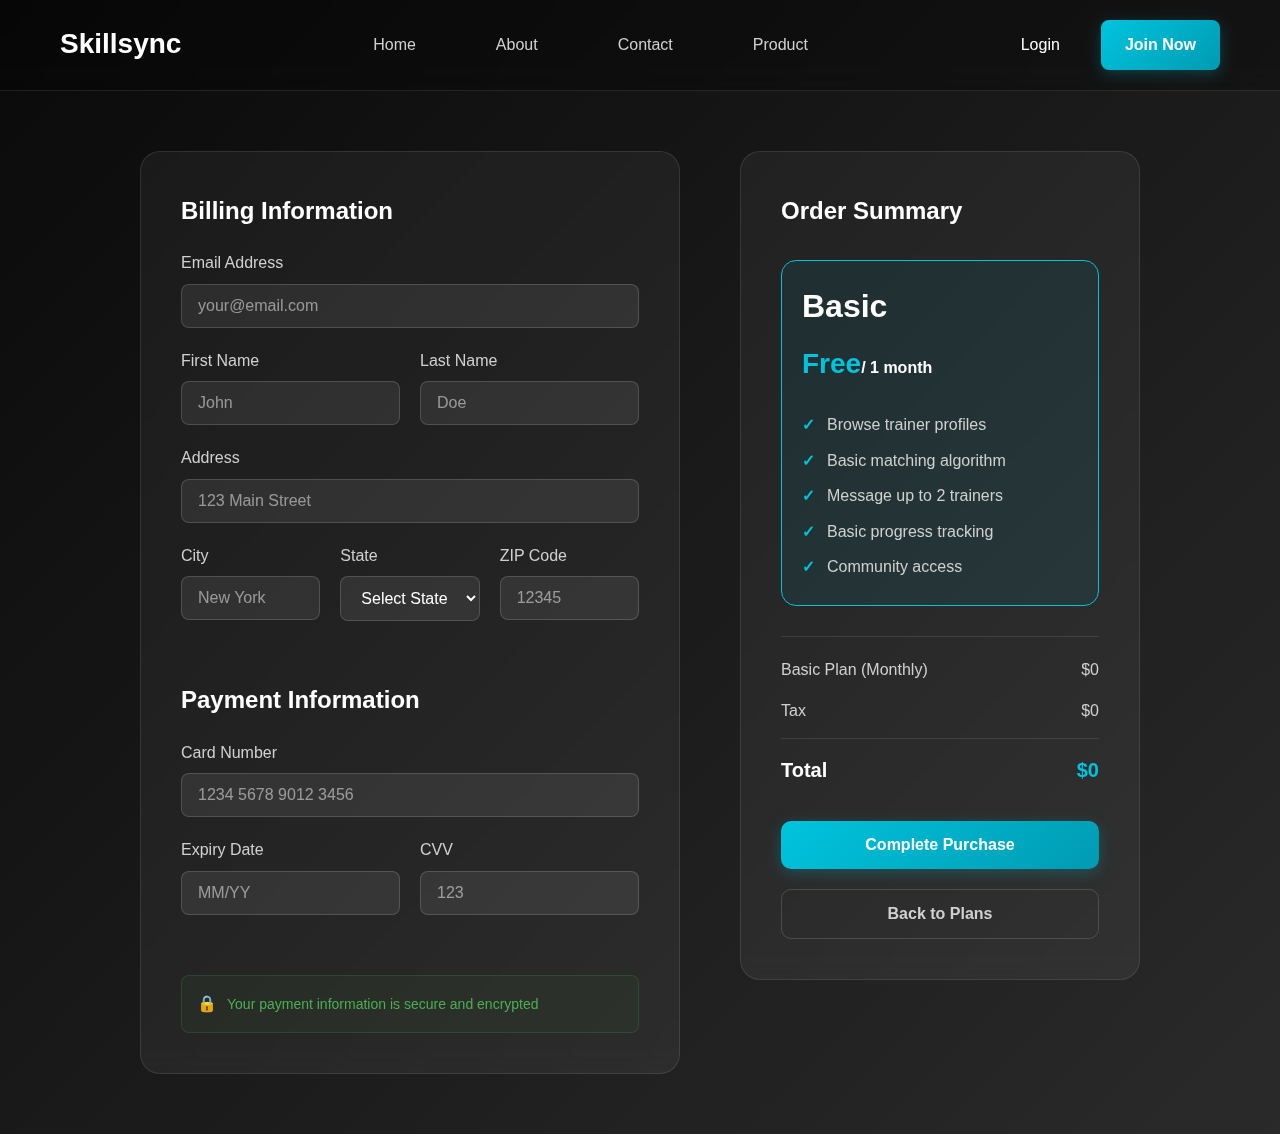
<file: buy3.html>
<!DOCTYPE html>
<html lang="en">
<head>
    <meta charset="UTF-8">
    <meta name="viewport" content="width=device-width, initial-scale=1.0">
    <title>Checkout - Skillsync</title>
    <style>
        * {
            margin: 0;
            padding: 0;
            box-sizing: border-box;
        }

        body {
            font-family: -apple-system, BlinkMacSystemFont, 'Segoe UI', Roboto, Oxygen, Ubuntu, Cantarell, sans-serif;
            background: linear-gradient(135deg, #0a0a0a 0%, #1a1a1a 50%, #2a2a2a 100%);
            color: #f0f0f0;
            min-height: 100vh;
            line-height: 1.6;
        }

        .container {
            max-width: 1200px;
            margin: 0 auto;
            padding: 0 20px;
        }

        /* Header - Updated to match home page */
        header {
            padding: 20px 0;
            position: relative;
            background: rgba(0, 0, 0, 0.3);
            backdrop-filter: blur(10px);
            border-bottom: 1px solid rgba(255, 255, 255, 0.1);
        }

        nav {
            display: flex;
            justify-content: space-between;
            align-items: center;
        }

        .logo {
            font-size: 28px;
            font-weight: bold;
            color: #ffffff;
        }

        .nav-center {
            display: flex;
            list-style: none;
            gap: 40px;
        }

        .nav-center a {
            color: #d0d0d0;
            text-decoration: none;
            font-weight: 500;
            transition: all 0.3s ease;
            padding: 10px 20px;
            border-radius: 8px;
            position: relative;
        }

        .nav-center a:hover {
            color: #00c4dd;
            background: rgba(0, 196, 221, 0.1);
        }

        .nav-center a.active {
            color: #00c4dd;
            background: rgba(0, 196, 221, 0.15);
            box-shadow: 0 2px 10px rgba(0, 196, 221, 0.2);
        }

        .nav-right {
            display: flex;
            align-items: center;
            gap: 20px;
        }

        .nav-right .login-btn {
            color: #ffffff;
            text-decoration: none;
            font-weight: 500;
            transition: all 0.3s ease;
            padding: 10px 20px;
            border-radius: 8px;
            border: 1px solid transparent;
        }

        .nav-right .login-btn:hover {
            color: #00c4dd;
            border-color: rgba(0, 196, 221, 0.3);
            background: rgba(0, 196, 221, 0.05);
        }

        .nav-right .join-btn {
            background: linear-gradient(135deg, #00c4dd 0%, #009bb3 100%);
            color: #ffffff;
            padding: 12px 24px;
            border-radius: 8px;
            text-decoration: none;
            font-weight: 600;
            transition: all 0.3s ease;
            box-shadow: 0 4px 15px rgba(0, 196, 221, 0.25);
        }

        .nav-right .join-btn:hover {
            background: linear-gradient(135deg, #009bb3 0%, #00c4dd 100%);
            transform: translateY(-2px);
            box-shadow: 0 6px 20px rgba(0, 196, 221, 0.35);
        }

        /* Main Content */
        .checkout-section {
            padding: 60px 0;
        }

        .checkout-container {
            display: grid;
            grid-template-columns: 1fr 400px;
            gap: 60px;
            max-width: 1000px;
            margin: 0 auto;
        }

        .checkout-form {
            background: rgba(255, 255, 255, 0.05);
            border-radius: 20px;
            padding: 40px;
            backdrop-filter: blur(10px);
            border: 1px solid rgba(255, 255, 255, 0.1);
        }

        .form-section {
            margin-bottom: 40px;
        }

        .form-section h2 {
            font-size: 24px;
            margin-bottom: 20px;
            color: #ffffff;
        }

        .form-group {
            margin-bottom: 20px;
        }

        .form-group label {
            display: block;
            margin-bottom: 8px;
            color: #d0d0d0;
            font-weight: 500;
        }

        .form-group input,
        .form-group select {
            width: 100%;
            padding: 12px 16px;
            border: 1px solid rgba(255, 255, 255, 0.15);
            border-radius: 8px;
            background: rgba(255, 255, 255, 0.08);
            color: #ffffff;
            font-size: 16px;
            transition: border-color 0.3s ease;
        }

        .form-group input:focus,
        .form-group select:focus {
            outline: none;
            border-color: #00c4dd;
            background: rgba(255, 255, 255, 0.12);
        }

        .form-group input::placeholder {
            color: rgba(255, 255, 255, 0.5);
        }

        .form-row {
            display: flex;
            gap: 20px;
        }

        .form-row .form-group {
            flex: 1;
        }

        /* Order Summary */
        .order-summary {
            background: rgba(255, 255, 255, 0.05);
            border-radius: 20px;
            padding: 40px;
            backdrop-filter: blur(10px);
            border: 1px solid rgba(255, 255, 255, 0.1);
            height: fit-content;
        }

        .order-summary h2 {
            font-size: 24px;
            margin-bottom: 30px;
            color: #ffffff;
        }

        .plan-selected {
            background: rgba(0, 196, 221, 0.08);
            border: 1px solid #00c4dd;
            border-radius: 15px;
            padding: 20px;
            margin-bottom: 30px;
            position: relative;
        }

        .plan-badge {
            position: absolute;
            top: -10px;
            right: 20px;
            background: #00c4dd;
            color: #000000;
            padding: 4px 12px;
            border-radius: 20px;
            font-size: 12px;
            font-weight: bold;
        }

        .plan-name {
            font-size: 32px;
            font-weight: bold;
            color: #ffffff;
            margin-bottom: 10px;
        }

        .plan-price {
            font-size: 28px;
            color: #00c4dd;
            font-weight: bold;
            margin-bottom: 20px;
        }

        .plan-features {
            list-style: none;
        }

        .plan-features li {
            padding: 5px 0;
            color: #d0d0d0;
            position: relative;
            padding-left: 25px;
        }

        .plan-features li::before {
            content: "✓";
            position: absolute;
            left: 0;
            color: #00c4dd;
            font-weight: bold;
        }

        .order-details {
            border-top: 1px solid rgba(255, 255, 255, 0.1);
            padding-top: 20px;
        }

        .order-line {
            display: flex;
            justify-content: space-between;
            margin-bottom: 15px;
            color: #d0d0d0;
        }

        .order-line.total {
            font-size: 20px;
            font-weight: bold;
            border-top: 1px solid rgba(255, 255, 255, 0.1);
            padding-top: 15px;
            margin-top: 15px;
            color: #ffffff;
        }

        .order-line.total .amount {
            color: #00c4dd;
        }

        /* Buttons */
        .btn {
            display: inline-block;
            padding: 15px 30px;
            border: none;
            border-radius: 10px;
            font-size: 16px;
            font-weight: 600;
            cursor: pointer;
            transition: all 0.3s ease;
            text-decoration: none;
            text-align: center;
            width: 100%;
            margin-top: 20px;
        }

        .btn-primary {
            background: linear-gradient(135deg, #00c4dd 0%, #009bb3 100%);
            color: #ffffff;
            box-shadow: 0 4px 15px rgba(0, 196, 221, 0.25);
        }

        .btn-primary:hover {
            transform: translateY(-2px);
            box-shadow: 0 6px 20px rgba(0, 196, 221, 0.35);
        }

        .btn-secondary {
            background: transparent;
            color: #d0d0d0;
            border: 1px solid rgba(255, 255, 255, 0.15);
        }

        .btn-secondary:hover {
            background: rgba(255, 255, 255, 0.05);
            border-color: rgba(255, 255, 255, 0.25);
            color: #ffffff;
        }

        .security-info {
            display: flex;
            align-items: center;
            gap: 10px;
            margin-top: 20px;
            padding: 15px;
            background: rgba(76, 175, 80, 0.05);
            border-radius: 8px;
            border: 1px solid rgba(76, 175, 80, 0.2);
        }

        .security-info::before {
            content: "🔒";
            font-size: 16px;
        }

        .security-info span {
            color: #4caf50;
            font-size: 14px;
        }

        /* Responsive */
        @media (max-width: 768px) {
            .checkout-container {
                grid-template-columns: 1fr;
                gap: 40px;
            }
            
            .checkout-form,
            .order-summary {
                padding: 30px 20px;
            }
            
            .form-row {
                flex-direction: column;
                gap: 0;
            }
            
            .nav-center {
                display: none;
            }
            
            .nav-right {
                gap: 10px;
            }
            
            .nav-right .join-btn {
                padding: 8px 16px;
                font-size: 14px;
            }
        }
        .container a{
            text-decoration: none;
        }
    </style>
</head>
<body>

    <header>
        <nav class="container">
            <a href="index.html">
                <div class="logo">Skillsync</div>
            </a>
            <ul class="nav-center">
                <li><a href="index.html">Home</a></li>
                <li><a href="about.html">About</a></li>
                <li><a href="contact.html">Contact</a></li>
                <li><a href="product.html">Product</a></li>
            </ul>
            <div class="nav-right">
                <a href="login.html" class="login-btn">Login</a>
                <a href="login.html" class="join-btn">Join Now</a>
            </div>
        </nav>
    </header>

    <main class="checkout-section">
        <div class="container">
            <div class="checkout-container">
                <div class="checkout-form">
                    <form id="checkout-form">
                        <div class="form-section">
                            <h2>Billing Information</h2>
                            <div class="form-group">
                                <label for="email">Email Address</label>
                                <input type="email" id="email" name="email" placeholder="your@email.com" required>
                            </div>
                            <div class="form-row">
                                <div class="form-group">
                                    <label for="firstName">First Name</label>
                                    <input type="text" id="firstName" name="firstName" placeholder="John" required>
                                </div>
                                <div class="form-group">
                                    <label for="lastName">Last Name</label>
                                    <input type="text" id="lastName" name="lastName" placeholder="Doe" required>
                                </div>
                            </div>
                            <div class="form-group">
                                <label for="address">Address</label>
                                <input type="text" id="address" name="address" placeholder="123 Main Street" required>
                            </div>
                            <div class="form-row">
                                <div class="form-group">
                                    <label for="city">City</label>
                                    <input type="text" id="city" name="city" placeholder="New York" required>
                                </div>
                                <div class="form-group">
                                    <label for="state">State</label>
                                    <select id="state" name="state" required>
                                        <option value="">Select State</option>
                                        <option value="CA">California</option>
                                        <option value="NY">New York</option>
                                        <option value="TX">Texas</option>
                                        <option value="FL">Florida</option>
                                    </select>
                                </div>
                                <div class="form-group">
                                    <label for="zip">ZIP Code</label>
                                    <input type="text" id="zip" name="zip" placeholder="12345" required>
                                </div>
                            </div>
                        </div>

                        <div class="form-section">
                            <h2>Payment Information</h2>
                            <div class="form-group">
                                <label for="cardNumber">Card Number</label>
                                <input type="text" id="cardNumber" name="cardNumber" placeholder="1234 5678 9012 3456" required>
                            </div>
                            <div class="form-row">
                                <div class="form-group">
                                    <label for="expiry">Expiry Date</label>
                                    <input type="text" id="expiry" name="expiry" placeholder="MM/YY" required>
                                </div>
                                <div class="form-group">
                                    <label for="cvv">CVV</label>
                                    <input type="text" id="cvv" name="cvv" placeholder="123" required>
                                </div>
                            </div>
                        </div>

                        <div class="security-info">
                            <span>Your payment information is secure and encrypted</span>
                        </div>
                    </form>
                </div>

                <div class="order-summary">
                    <h2>Order Summary</h2>
                    
                    <div class="plan-selected">
                        <div class="plan-name">Basic</div>
                        <div class="plan-price">Free<span style="font-size: 16px; color: #ffffff;">/ 1 month</span></div>
                        <ul class="plan-features">
                            <li>Browse trainer profiles</li>
                            <li>Basic matching algorithm</li>
                            <li>Message up to 2 trainers</li>
                            <li>Basic progress tracking</li>
                            <li>Community access</li>
                        </ul>
                    </div>

                    <div class="order-details">
                        <div class="order-line">
                            <span>Basic Plan (Monthly)</span>
                            <span>$0</span>
                        </div>
                        <div class="order-line">
                            <span>Tax</span>
                            <span>$0</span>
                        </div>
                        <div class="order-line total">
                            <span>Total</span>
                            <span class="amount">$0</span>
                        </div>
                    </div>

                    <button type="submit" class="btn btn-primary" form="checkout-form">Complete Purchase</button>
                    <a href="product.html">
                        <button type="button" class="btn btn-secondary">Back to Plans</button>
                    </a>
                </div>
            </div>
        </div>
    </main>

    <script>
        document.getElementById('checkout-form').addEventListener('submit', function(e) {
            e.preventDefault();
            alert('Thank you for your purchase! Your Pro subscription is now active.');
        });

        // Format card number input
        document.getElementById('cardNumber').addEventListener('input', function(e) {
            let value = e.target.value.replace(/\s+/g, '').replace(/[^0-9]/gi, '');
            let formattedValue = value.match(/.{1,4}/g)?.join(' ') || value;
            e.target.value = formattedValue;
        });

        // Format expiry date input
        document.getElementById('expiry').addEventListener('input', function(e) {
            let value = e.target.value.replace(/\D/g, '');
            if (value.length >= 2) {
                value = value.substring(0, 2) + '/' + value.substring(2, 4);
            }
            e.target.value = value;
        });

        // Only allow numbers for CVV
        document.getElementById('cvv').addEventListener('input', function(e) {
            e.target.value = e.target.value.replace(/\D/g, '');
        });
    </script>
</body>
</html>
</file>
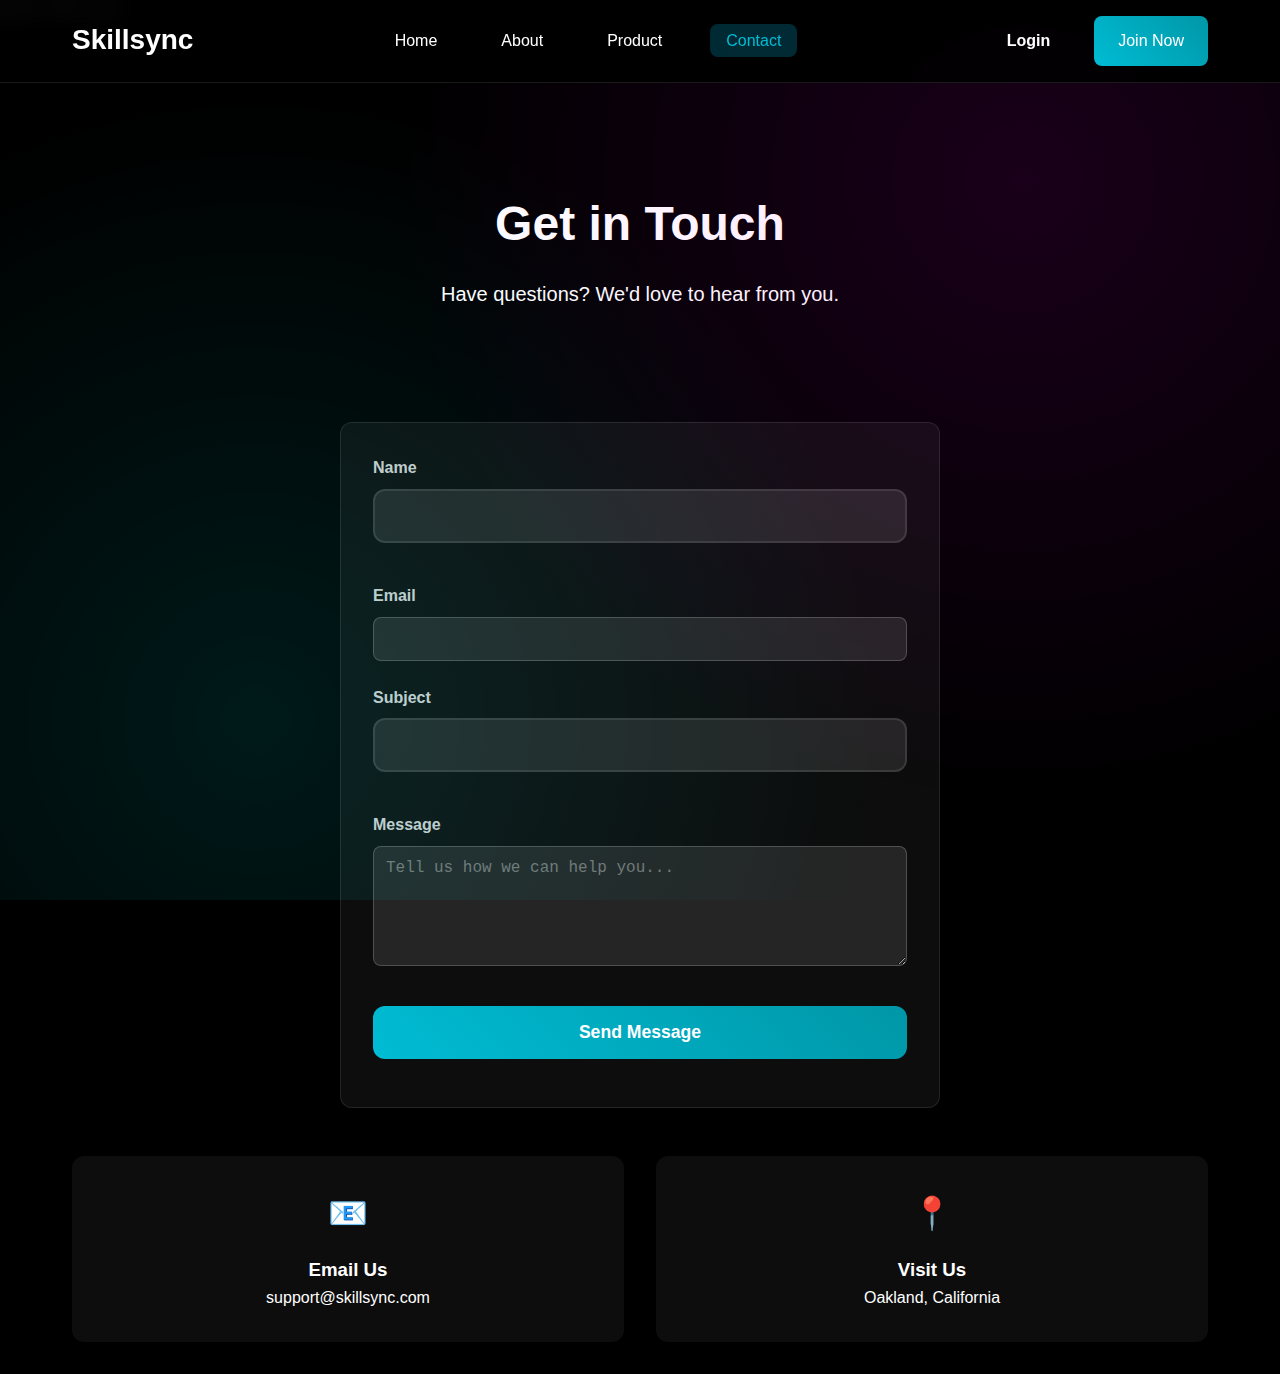
<file: contact.html>
!DOCTYPE html>
<html lang="en">
<head>
    <meta charset="UTF-8">
    <meta name="viewport" content="width=device-width, initial-scale=1.0">
    <title>Contact - Skillsync</title>
    <link rel="stylesheet" href="style.css">
</head>
<body>
    <!-- Navigation -->
    <nav>
        <div class="nav-container">
            <a href="index.html">
                <div class="logo">Skillsync</div>
            </a>
            
            <!-- Navigation Links -->
            <ul class="nav-links">
                <li><a href="index.html">Home</a></li>
                <li><a href="about.html">About</a></li>
                <li><a href="product.html">Product</a></li>
                <li><a href="contact.html" class="active">Contact</a></li>
                
            </ul>
            
            <div class="auth-buttons">
                <a href="login.html" class="btn btn-secondary">Login</a>
                <a href="login.html" class="btn btn-primary">Join Now</a>
            </div>
        </div>
    </nav>

    <main>
        <!-- Contact Page -->
        <section class="contact-hero">
            <div class="container">
                <h1 style="font-size: 3rem; margin-bottom: 1rem;">Get in Touch</h1>
                <p style="font-size: 1.25rem; color: #ffffff;">Have questions? We'd love to hear from you.</p>
            </div>
        </section>

        <section>
            <div class="container">
                <form class="contact-form">
                    <div class="form-group">
                        <label for="name">Name</label>
                        <input type="text" id="name" name="name" required>
                    </div>
                    <div class="form-group">
                        <label for="email">Email</label>
                        <input type="email" id="email" name="email" required>
                    </div>
                    <div class="form-group">
                        <label for="subject">Subject</label>
                        <input type="text" id="subject" name="subject" required>
                    </div>
                    <div class="form-group">
                        <label for="message">Message</label>
                        <textarea id="message" name="message" required placeholder="Tell us how we can help you..."></textarea>
                    </div>
                    <button type="submit" class="btn btn-primary" style="width: 100%;">Send Message</button>
                </form>

                <div style="display: grid; grid-template-columns: repeat(auto-fit, minmax(250px, 1fr)); gap: 2rem; margin-top: 3rem;">
                    <div style="text-align: center; padding: 2rem; background: rgba(255, 255, 255, 0.05); border-radius: 12px;">
                        <div style="font-size: 2rem; margin-bottom: 1rem;">📧</div>
                        <h3>Email Us</h3>
                        <p style="color: #ffffff;">support@skillsync.com</p>
                    </div>
                    <div style="text-align: center; padding: 2rem; background: rgba(255, 255, 255, 0.05); border-radius: 12px;">
                        <div style="font-size: 2rem; margin-bottom: 1rem;">📍</div>
                        <h3>Visit Us</h3>
                        <p style="color: #ffffff;">Oakland, California</p>
                    </div>
                    
                </div>
            </div>
        </section>
    </main>

    <script>
        // Handle form submission
        document.querySelector('.contact-form').addEventListener('submit', function(e) {
            e.preventDefault();
            alert('Thank you for your message! We\'ll get back to you soon.');
            this.reset();
        });
    </script>
</body>
</html>
</file>
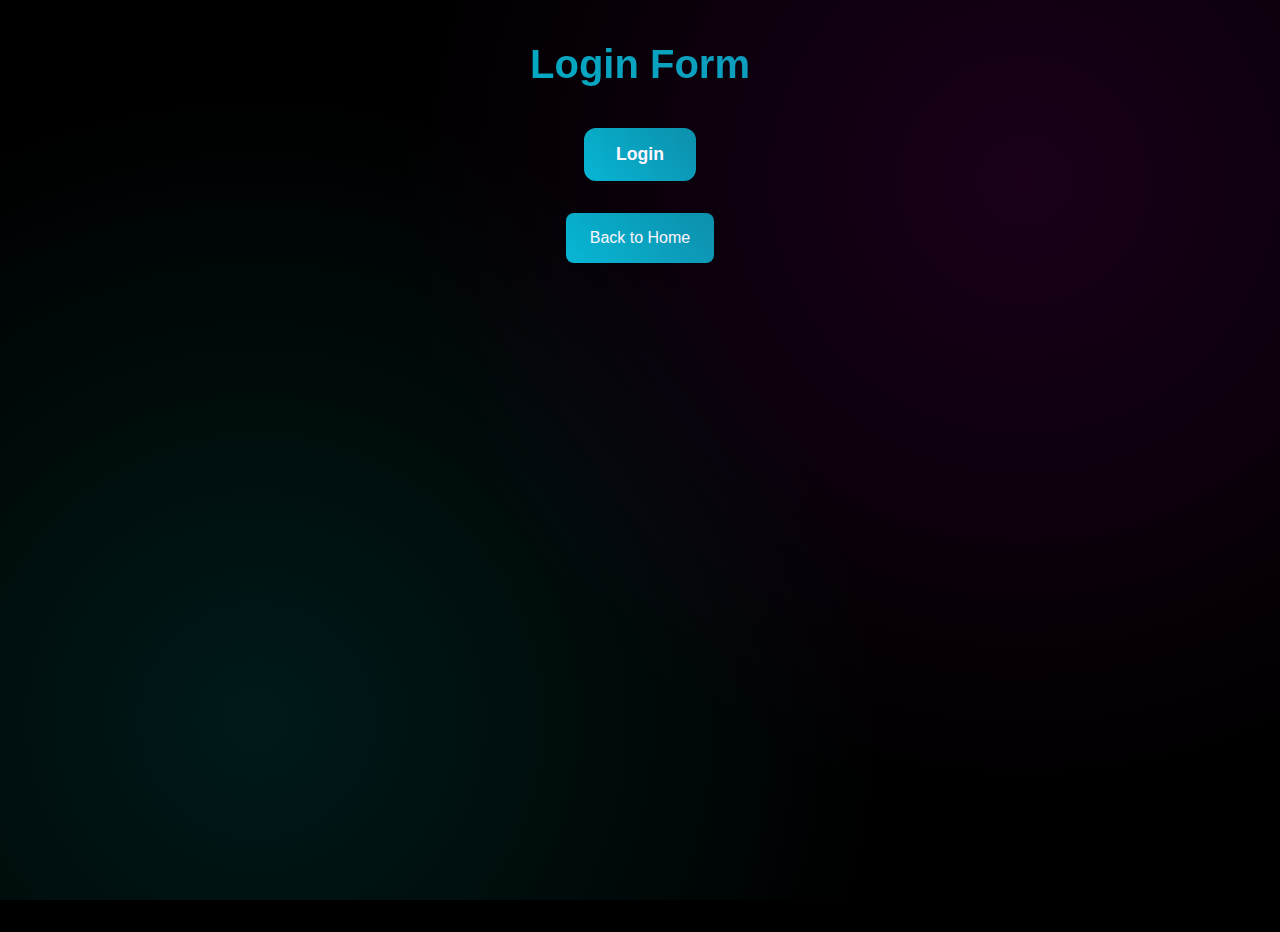
<file: login.html>
<!DOCTYPE html>
<html lang="en">
<head>
    <meta charset="UTF-8">
    <meta name="viewport" content="width=device-width, initial-scale=1.0">
    <title>Login Page</title>
    <link rel="stylesheet" href="style.css">
    <!-- Link to external CSS for styling -->
    
</head>
<body>
    
   <!-- Page heading -->
   <h2>Login Form</h2>
   <!-- Button to open the login modal -->
   <button onclick="document.getElementById('id01').style.display='block'" style="width:auto;">Login</button>
   <!-- The Modal (hidden by default) -->
   <div id="id01" class="modal">
      <!-- Login form inside the modal -->
      <form class="modal-content animate" onsubmit="login(event)">
        <div class="imgcontainer">
          <!-- Close button for the modal -->
          <span onclick="document.getElementById('id01').style.display='none'" class="close" title="Close Modal">&times;</span>
        </div>
        <div class="container">
          <!-- Username input -->
          <label for="uname"><b>Username</b></label>
          <input type="text" placeholder="Enter Username" name="uname" required>
          <!-- Password input -->
          <label for="psw"><b>Password</b></label>
          <input type="password" placeholder="Enter Password" name="psw" required>
          <!-- Submit button -->
          <button type="submit">Login</button>
          <!-- Remember me checkbox -->
          <label>
            <input type="checkbox" checked="checked" name="remember"> Remember me
          </label>
        </div>
        <div class="container" style="background-color:#f1f1f1">
          <!-- Cancel button to close the modal -->
          <button type="button" onclick="document.getElementById('id01').style.display='none'" class="cancelbtn">Cancel</button>
          <!-- Forgot password link -->
          <span class="psw">Forgot <a href="#">password?</a></span>
        </div>
      </form>
    </div>
    <div class="button-container">
        <a href="/" class="btn-primary">Back to Home</a>
    </div>
    <script>
    // Function to handle login form submission
    function login(event) {
        event.preventDefault();  // Prevent form from submitting the traditional way
        const form = event.target; // Get the form element
        const formData = new FormData(form); // Create FormData object from form
        // Prepare data object with username and password
        const data = {
            username: formData.get('uname'),
            password: formData.get('psw')
        };
        // Send POST request to backend server for login
        fetch('http://localhost:9999/login', {
            method: 'POST',
            headers: {
                'Content-Type': 'application/json'
            },
            body: JSON.stringify(data)
        })
        .then(response => {
            // If login is successful, redirect to homepage.html
            if (response.status === 200) {
                window.location.href = 'homepage.html';
            } else {
                // Otherwise, get the error message
                return response.text();
            }
        })
        .then(message => {
            // If there is a message (e.g., error), show it as an alert
            if (message) {
                alert(message);
            }
        })
        .catch(error => console.error('Error:', error)); // Log any errors
    }
    // Get the modal element
    var modal = document.getElementById('id01');
    // When the user clicks anywhere outside of the modal, close it
    window.onclick = function(event) {
        if (event.target == modal) {
            modal.style.display = "none";
        }
    }
    </script>
</file>
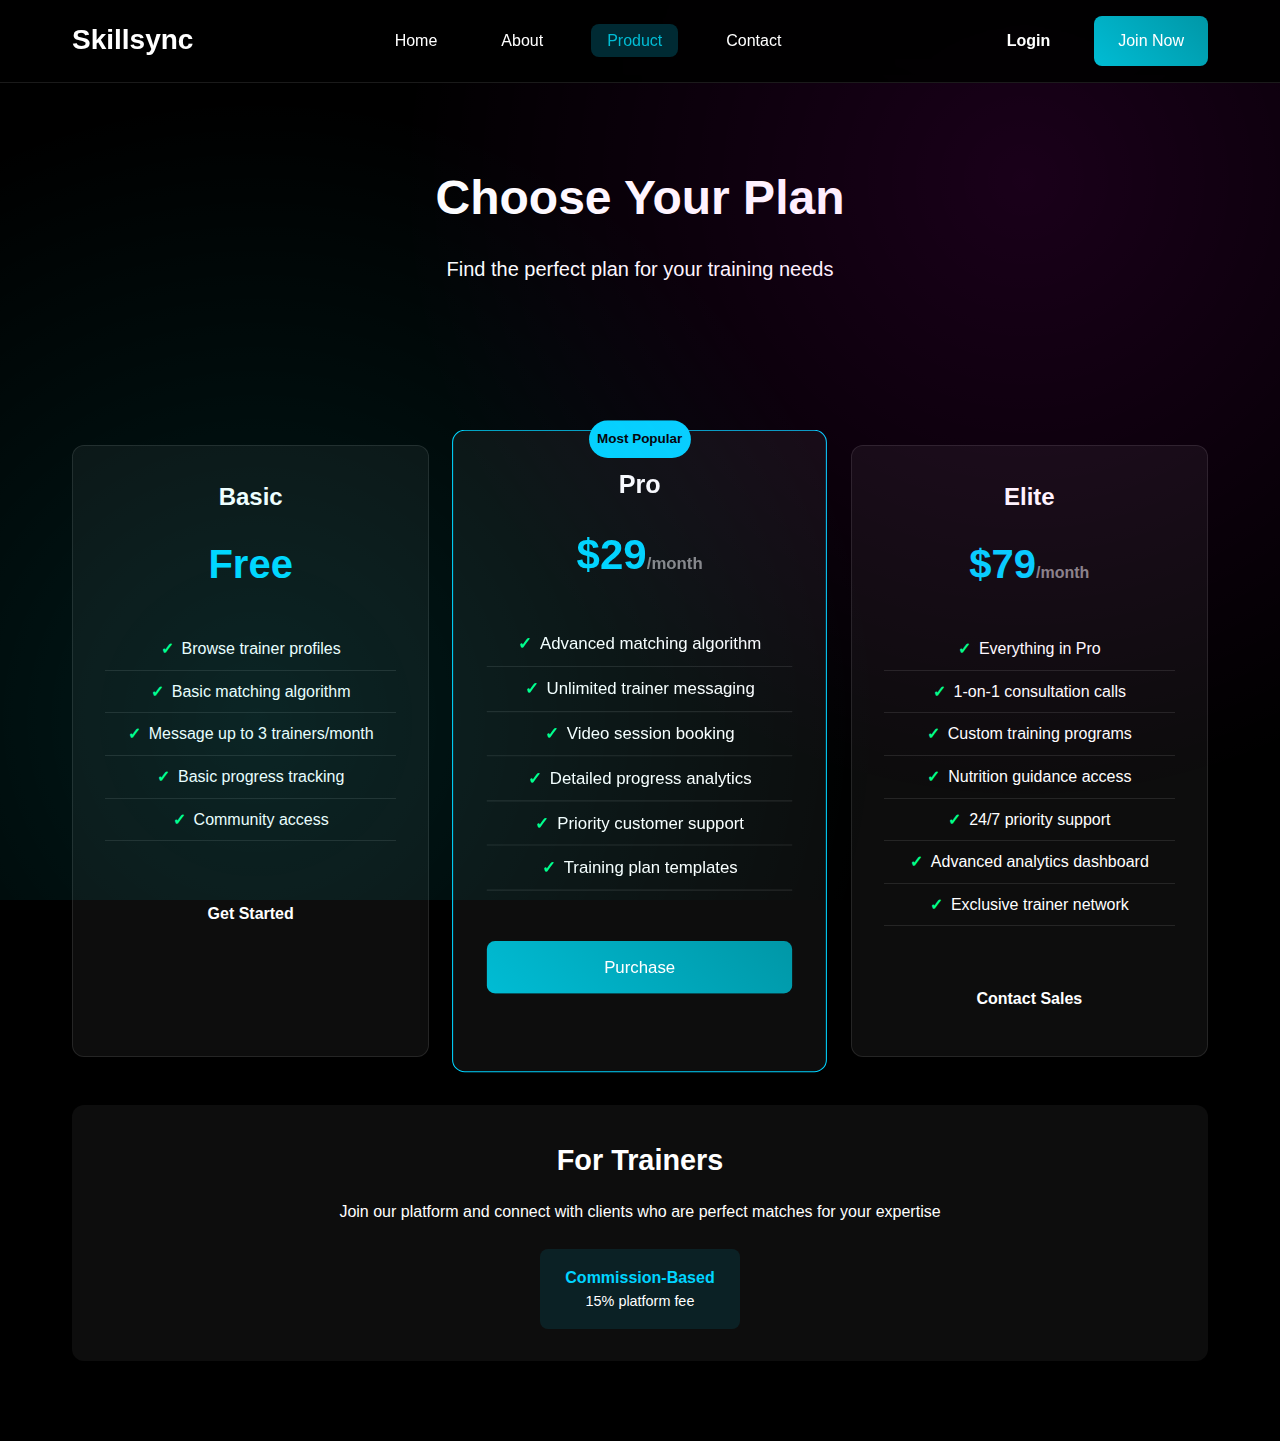
<file: product.html>
<!DOCTYPE html>
<html lang="en">
<head>
    <meta charset="UTF-8">
    <meta name="viewport" content="width=device-width, initial-scale=1.0">
    <title>Product - Skillsync</title>
    <link rel="stylesheet" href="style.css">
</head>
<body>
    <!-- Navigation -->
    <nav>
        <div class="nav-container">
            <a href="index.html">
                <div class="logo">Skillsync</div>
            </a>
            
            <!-- Navigation Links -->
            <ul class="nav-links">
                <li><a href="index.html">Home</a></li>
                <li><a href="about.html">About</a></li>
                <li><a href="product.html" class="active">Product</a></li>
                <li><a href="contact.html">Contact</a></li>
                
            </ul>
            
            <div class="auth-buttons">
                <a href="login.html" class="btn btn-secondary">Login</a>
                <a href="login.html" class="btn btn-primary">Join Now</a>
            </div>
        </div>
    </nav>

    <main>
        <!-- Product Page -->
        <section class="product-hero">
            <div class="container">
                <h1 style="font-size: 3rem; margin-bottom: 1rem;">Choose Your Plan</h1>
                <p style="font-size: 1.25rem; color: #ffffff;">Find the perfect plan for your training needs</p>
            </div>
        </section>

        <section>
            <div class="container">
                <div class="pricing-grid">
                    <div class="pricing-card">
                        <h3 style="font-size: 1.5rem; margin-bottom: 1rem;">Basic</h3>
                        <div class="price">Free</div>
                        <ul class="features-list">
                            <li>Browse trainer profiles</li>
                            <li>Basic matching algorithm</li>
                            <li>Message up to 3 trainers/month</li>
                            <li>Basic progress tracking</li>
                            <li>Community access</li>
                        </ul>
                        <a href="#" class="btn btn-secondary" style="width: 100%; margin-top: 1rem;">Get Started</a>
                    </div>

                    <div class="pricing-card featured">
                        <div style="background: #00d4ff; color: #000; padding: 0.5rem; border-radius: 20px; position: absolute; top: -10px; left: 50%; transform: translateX(-50%); font-size: 0.8rem; font-weight: bold;">Most Popular</div>
                        <h3 style="font-size: 1.5rem; margin-bottom: 1rem;">Pro</h3>
                        <div class="price">$29<span style="font-size: 1rem; color: #888;">/month</span></div>
                        <ul class="features-list">
                            <li>Advanced matching algorithm</li>
                            <li>Unlimited trainer messaging</li>
                            <li>Video session booking</li>
                            <li>Detailed progress analytics</li>
                            <li>Priority customer support</li>
                            <li>Training plan templates</li>
                        </ul>
                        <a href="buy.html" class="btn btn-primary" style="width: 100%; margin-top: 1rem;">Purchase</a>
                    </div>

                    <div class="pricing-card">
                        <h3 style="font-size: 1.5rem; margin-bottom: 1rem;">Elite</h3>
                        <div class="price">$79<span style="font-size: 1rem; color: #888;">/month</span></div>
                        <ul class="features-list">
                            <li>Everything in Pro</li>
                            <li>1-on-1 consultation calls</li>
                            <li>Custom training programs</li>
                            <li>Nutrition guidance access</li>
                            <li>24/7 priority support</li>
                            <li>Advanced analytics dashboard</li>
                            <li>Exclusive trainer network</li>
                        </ul>
                        <a href="#" class="btn btn-secondary" style="width: 100%; margin-top: 1rem;">Contact Sales</a>
                    </div>
                </div>

                <div style="text-align: center; margin: 3rem 0; padding: 2rem; background: rgba(255, 255, 255, 0.05); border-radius: 12px;">
                    <h3 style="font-size: 1.8rem; margin-bottom: 1rem;">For Trainers</h3>
                    <p style="margin-bottom: 1.5rem; color: #ffffff;">Join our platform and connect with clients who are perfect matches for your expertise</p>
                    <div style="display: flex; justify-content: center; gap: 1rem; flex-wrap: wrap;">
                        <div style="background: rgba(0, 212, 255, 0.1); padding: 1rem; border-radius: 8px; min-width: 200px;">
                            <h4 style="color: #00d4ff;">Commission-Based</h4>
                            <p style="font-size: 0.9rem;">15% platform fee
</file>
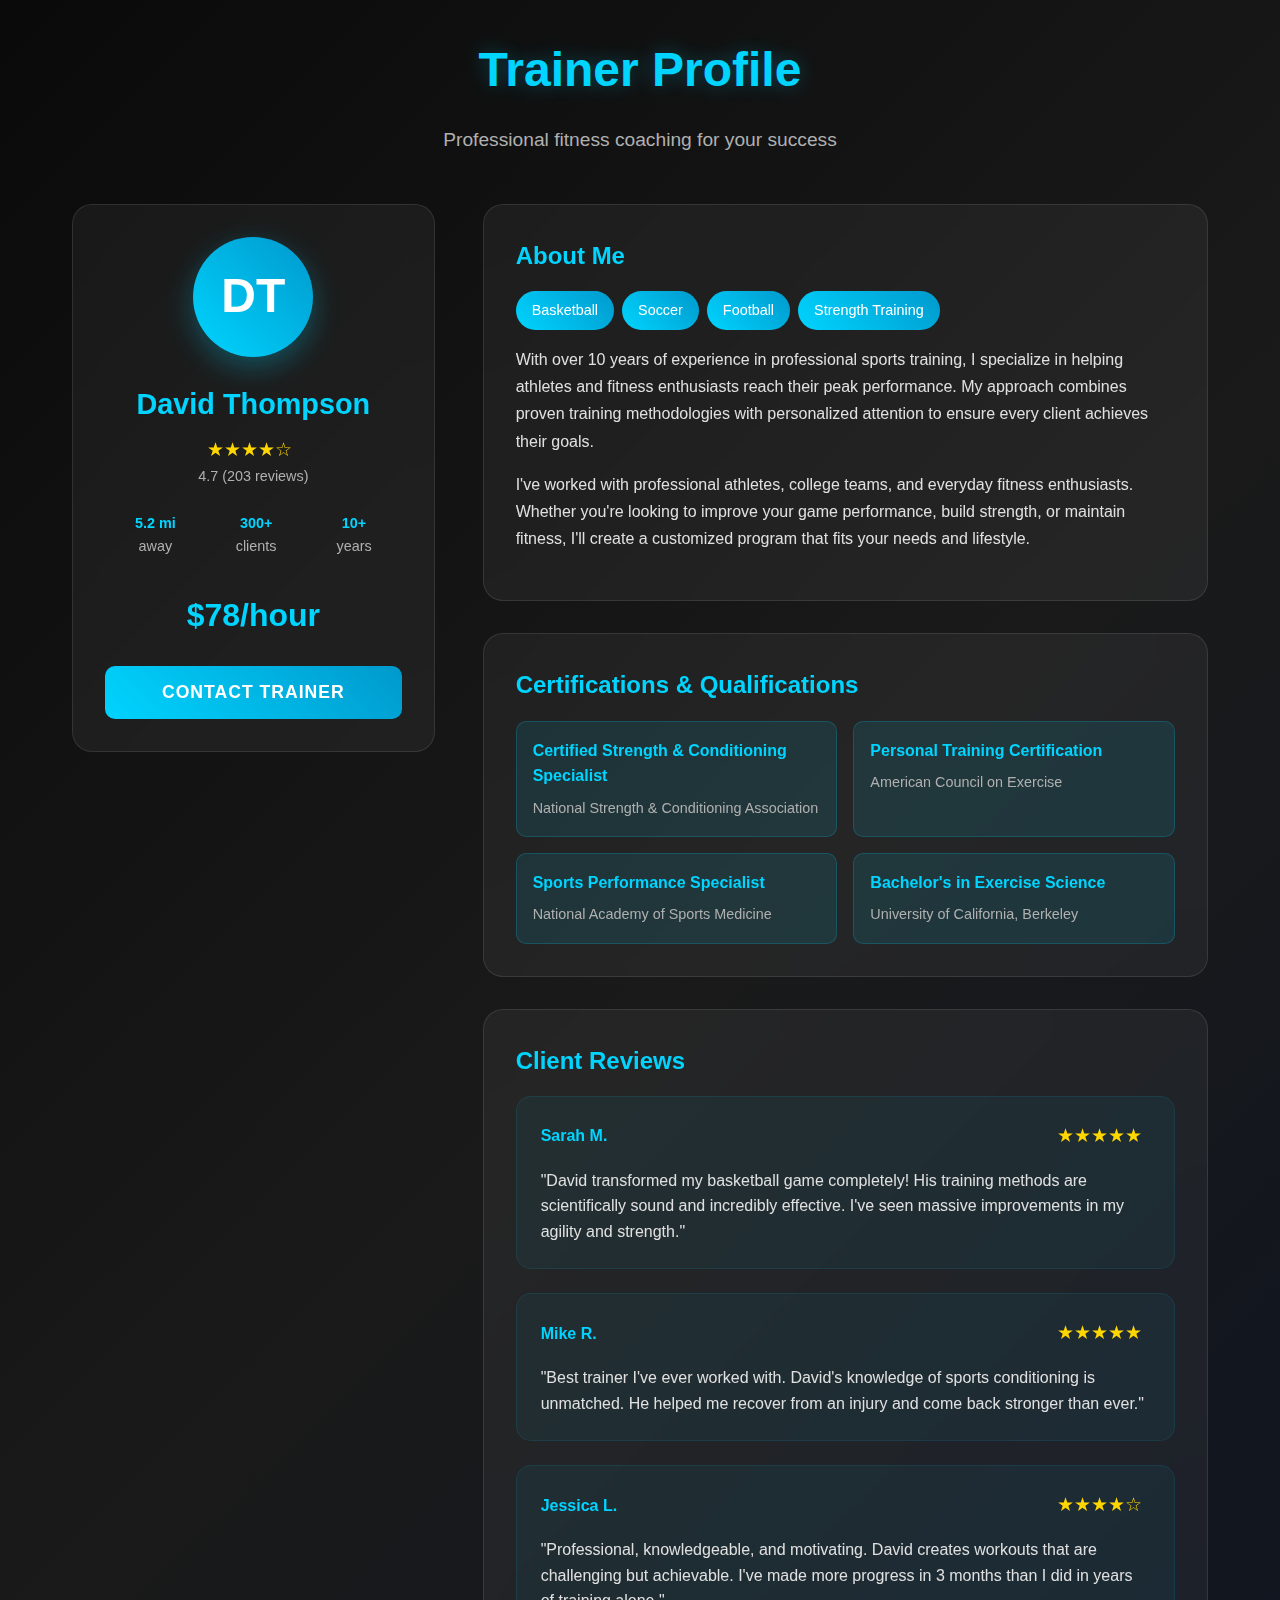
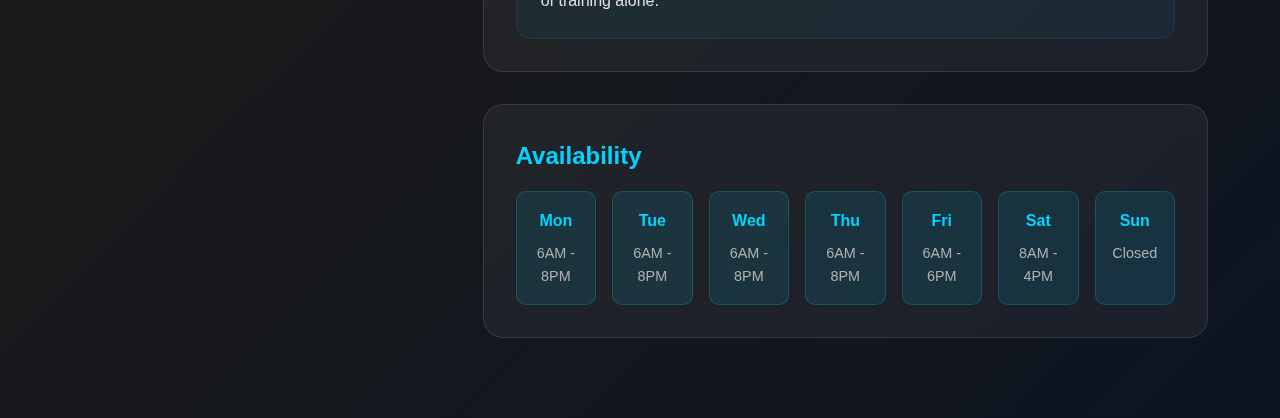
<file: profile.html>
<!DOCTYPE html>
<html lang="en">
<head>
    <meta charset="UTF-8">
    <meta name="viewport" content="width=device-width, initial-scale=1.0">
    <title>David Thompson - Personal Trainer Profile</title>
    <style>
        * {
            margin: 0;
            padding: 0;
            box-sizing: border-box;
        }

        body {
            font-family: 'Arial', sans-serif;
            background: linear-gradient(135deg, #0a0a0a 0%, #1a1a1a 50%, #0d1421 100%);
            color: #fff;
            min-height: 100vh;
            line-height: 1.6;
        }

        .container {
            max-width: 1200px;
            margin: 0 auto;
            padding: 2rem;
        }

        .header {
            text-align: center;
            margin-bottom: 3rem;
        }

        .header h1 {
            font-size: 3rem;
            color: #00d4ff;
            margin-bottom: 1rem;
            text-shadow: 0 0 20px rgba(0, 212, 255, 0.3);
        }

        .header p {
            font-size: 1.2rem;
            color: #b0b0b0;
        }

        .profile-container {
            display: grid;
            grid-template-columns: 1fr 2fr;
            gap: 3rem;
            margin-bottom: 3rem;
        }

        .profile-sidebar {
            background: rgba(255, 255, 255, 0.05);
            border-radius: 20px;
            padding: 2rem;
            backdrop-filter: blur(10px);
            border: 1px solid rgba(255, 255, 255, 0.1);
            height: fit-content;
        }

        .profile-avatar {
            width: 120px;
            height: 120px;
            border-radius: 50%;
            background: linear-gradient(45deg, #00d4ff, #0099cc);
            display: flex;
            align-items: center;
            justify-content: center;
            font-size: 3rem;
            font-weight: bold;
            color: white;
            margin: 0 auto 1.5rem;
            box-shadow: 0 10px 30px rgba(0, 212, 255, 0.3);
        }

        .profile-name {
            font-size: 1.8rem;
            text-align: center;
            margin-bottom: 0.5rem;
            color: #00d4ff;
        }

        .profile-rating {
            text-align: center;
            margin-bottom: 1.5rem;
        }

        .stars {
            color: #ffd700;
            font-size: 1.2rem;
            margin-right: 0.5rem;
        }

        .rating-text {
            color: #b0b0b0;
            font-size: 0.9rem;
        }

        .profile-stats {
            display: flex;
            justify-content: space-around;
            margin-bottom: 2rem;
            text-align: center;
        }

        .stat {
            color: #b0b0b0;
            font-size: 0.9rem;
        }

        .stat-value {
            color: #00d4ff;
            font-weight: bold;
        }

        .hourly-rate {
            text-align: center;
            font-size: 2rem;
            color: #00d4ff;
            font-weight: bold;
            margin-bottom: 1.5rem;
        }

        .contact-btn {
            width: 100%;
            background: linear-gradient(45deg, #00d4ff, #0099cc);
            color: white;
            border: none;
            padding: 1rem;
            border-radius: 10px;
            font-size: 1.1rem;
            font-weight: bold;
            cursor: pointer;
            transition: all 0.3s ease;
            text-transform: uppercase;
            letter-spacing: 1px;
        }

        .contact-btn:hover {
            transform: translateY(-2px);
            box-shadow: 0 10px 25px rgba(0, 212, 255, 0.4);
        }

        .profile-main {
            display: flex;
            flex-direction: column;
            gap: 2rem;
        }

        .section {
            background: rgba(255, 255, 255, 0.05);
            border-radius: 20px;
            padding: 2rem;
            backdrop-filter: blur(10px);
            border: 1px solid rgba(255, 255, 255, 0.1);
        }

        .section h2 {
            color: #00d4ff;
            font-size: 1.5rem;
            margin-bottom: 1rem;
            display: flex;
            align-items: center;
            gap: 0.5rem;
        }

        .specialties {
            display: flex;
            flex-wrap: wrap;
            gap: 0.5rem;
            margin-bottom: 1rem;
        }

        .specialty-tag {
            background: linear-gradient(45deg, #00d4ff, #0099cc);
            color: white;
            padding: 0.5rem 1rem;
            border-radius: 20px;
            font-size: 0.9rem;
            font-weight: 500;
        }

        .bio-text {
            color: #e0e0e0;
            line-height: 1.7;
            margin-bottom: 1rem;
        }

        .certifications {
            display: grid;
            grid-template-columns: repeat(auto-fit, minmax(250px, 1fr));
            gap: 1rem;
        }

        .cert-card {
            background: rgba(0, 212, 255, 0.1);
            border-radius: 10px;
            padding: 1rem;
            border: 1px solid rgba(0, 212, 255, 0.2);
        }

        .cert-title {
            font-weight: bold;
            color: #00d4ff;
            margin-bottom: 0.5rem;
        }

        .cert-org {
            color: #b0b0b0;
            font-size: 0.9rem;
        }

        .reviews-grid {
            display: grid;
            gap: 1.5rem;
        }

        .review-card {
            background: rgba(0, 212, 255, 0.05);
            border-radius: 15px;
            padding: 1.5rem;
            border: 1px solid rgba(0, 212, 255, 0.1);
        }

        .review-header {
            display: flex;
            justify-content: space-between;
            align-items: center;
            margin-bottom: 1rem;
        }

        .reviewer-name {
            font-weight: bold;
            color: #00d4ff;
        }

        .review-text {
            color: #e0e0e0;
            line-height: 1.6;
        }

        .availability-grid {
            display: grid;
            grid-template-columns: repeat(7, 1fr);
            gap: 1rem;
            margin-top: 1rem;
        }

        .day-card {
            background: rgba(0, 212, 255, 0.1);
            border-radius: 10px;
            padding: 1rem;
            text-align: center;
            border: 1px solid rgba(0, 212, 255, 0.2);
        }

        .day-name {
            font-weight: bold;
            color: #00d4ff;
            margin-bottom: 0.5rem;
        }

        .day-hours {
            color: #b0b0b0;
            font-size: 0.9rem;
        }

        @media (max-width: 768px) {
            .profile-container {
                grid-template-columns: 1fr;
                gap: 2rem;
            }
            
            .header h1 {
                font-size: 2rem;
            }
            
            .availability-grid {
                grid-template-columns: repeat(3, 1fr);
            }
            
            .container {
                padding: 1rem;
            }
        }
    </style>
</head>
<body>
    
    <div class="container">
        <header class="header">
            <h1>Trainer Profile</h1>
            <p>Professional fitness coaching for your success</p>
        </header>

        <div class="profile-container">
            <div class="profile-sidebar">
                <div class="profile-avatar">DT</div>
                <h2 class="profile-name">David Thompson</h2>
                <div class="profile-rating">
                    <span class="stars">★★★★☆</span>
                    <div class="rating-text">4.7 (203 reviews)</div>
                </div>
                
                <div class="profile-stats">
                    <div class="stat">
                        <div class="stat-value">5.2 mi</div>
                        <div>away</div>
                    </div>
                    <div class="stat">
                        <div class="stat-value">300+</div>
                        <div>clients</div>
                    </div>
                    <div class="stat">
                        <div class="stat-value">10+</div>
                        <div>years</div>
                    </div>
                </div>

                <div class="hourly-rate">$78/hour</div>
                
                <button class="contact-btn">Contact Trainer</button>
            </div>

            <div class="profile-main">
                <div class="section">
                    <h2>About Me</h2>
                    <div class="specialties">
                        <span class="specialty-tag">Basketball</span>
                        <span class="specialty-tag">Soccer</span>
                        <span class="specialty-tag">Football</span>
                        <span class="specialty-tag">Strength Training</span>
                    </div>
                    <p class="bio-text">
                        With over 10 years of experience in professional sports training, I specialize in helping athletes and fitness enthusiasts reach their peak performance. My approach combines proven training methodologies with personalized attention to ensure every client achieves their goals.
                    </p>
                    <p class="bio-text">
                        I've worked with professional athletes, college teams, and everyday fitness enthusiasts. Whether you're looking to improve your game performance, build strength, or maintain fitness, I'll create a customized program that fits your needs and lifestyle.
                    </p>
                </div>

                <div class="section">
                    <h2>Certifications & Qualifications</h2>
                    <div class="certifications">
                        <div class="cert-card">
                            <div class="cert-title">Certified Strength & Conditioning Specialist</div>
                            <div class="cert-org">National Strength & Conditioning Association</div>
                        </div>
                        <div class="cert-card">
                            <div class="cert-title">Personal Training Certification</div>
                            <div class="cert-org">American Council on Exercise</div>
                        </div>
                        <div class="cert-card">
                            <div class="cert-title">Sports Performance Specialist</div>
                            <div class="cert-org">National Academy of Sports Medicine</div>
                        </div>
                        <div class="cert-card">
                            <div class="cert-title">Bachelor's in Exercise Science</div>
                            <div class="cert-org">University of California, Berkeley</div>
                        </div>
                    </div>
                </div>

                <div class="section">
                    <h2>Client Reviews</h2>
                    <div class="reviews-grid">
                        <div class="review-card">
                            <div class="review-header">
                                <div class="reviewer-name">Sarah M.</div>
                                <div class="stars">★★★★★</div>
                            </div>
                            <p class="review-text">
                                "David transformed my basketball game completely! His training methods are scientifically sound and incredibly effective. I've seen massive improvements in my agility and strength."
                            </p>
                        </div>
                        <div class="review-card">
                            <div class="review-header">
                                <div class="reviewer-name">Mike R.</div>
                                <div class="stars">★★★★★</div>
                            </div>
                            <p class="review-text">
                                "Best trainer I've ever worked with. David's knowledge of sports conditioning is unmatched. He helped me recover from an injury and come back stronger than ever."
                            </p>
                        </div>
                        <div class="review-card">
                            <div class="review-header">
                                <div class="reviewer-name">Jessica L.</div>
                                <div class="stars">★★★★☆</div>
                            </div>
                            <p class="review-text">
                                "Professional, knowledgeable, and motivating. David creates workouts that are challenging but achievable. I've made more progress in 3 months than I did in years of training alone."
                            </p>
                        </div>
                    </div>
                </div>

                <div class="section">
                    <h2>Availability</h2>
                    <div class="availability-grid">
                        <div class="day-card">
                            <div class="day-name">Mon</div>
                            <div class="day-hours">6AM - 8PM</div>
                        </div>
                        <div class="day-card">
                            <div class="day-name">Tue</div>
                            <div class="day-hours">6AM - 8PM</div>
                        </div>
                        <div class="day-card">
                            <div class="day-name">Wed</div>
                            <div class="day-hours">6AM - 8PM</div>
                        </div>
                        <div class="day-card">
                            <div class="day-name">Thu</div>
                            <div class="day-hours">6AM - 8PM</div>
                        </div>
                        <div class="day-card">
                            <div class="day-name">Fri</div>
                            <div class="day-hours">6AM - 6PM</div>
                        </div>
                        <div class="day-card">
                            <div class="day-name">Sat</div>
                            <div class="day-hours">8AM - 4PM</div>
                        </div>
                        <div class="day-card">
                            <div class="day-name">Sun</div>
                            <div class="day-hours">Closed</div>
                        </div>
                    </div>
                </div>
            </div>
        </div>
    </div>
</body>
</html>
</file>
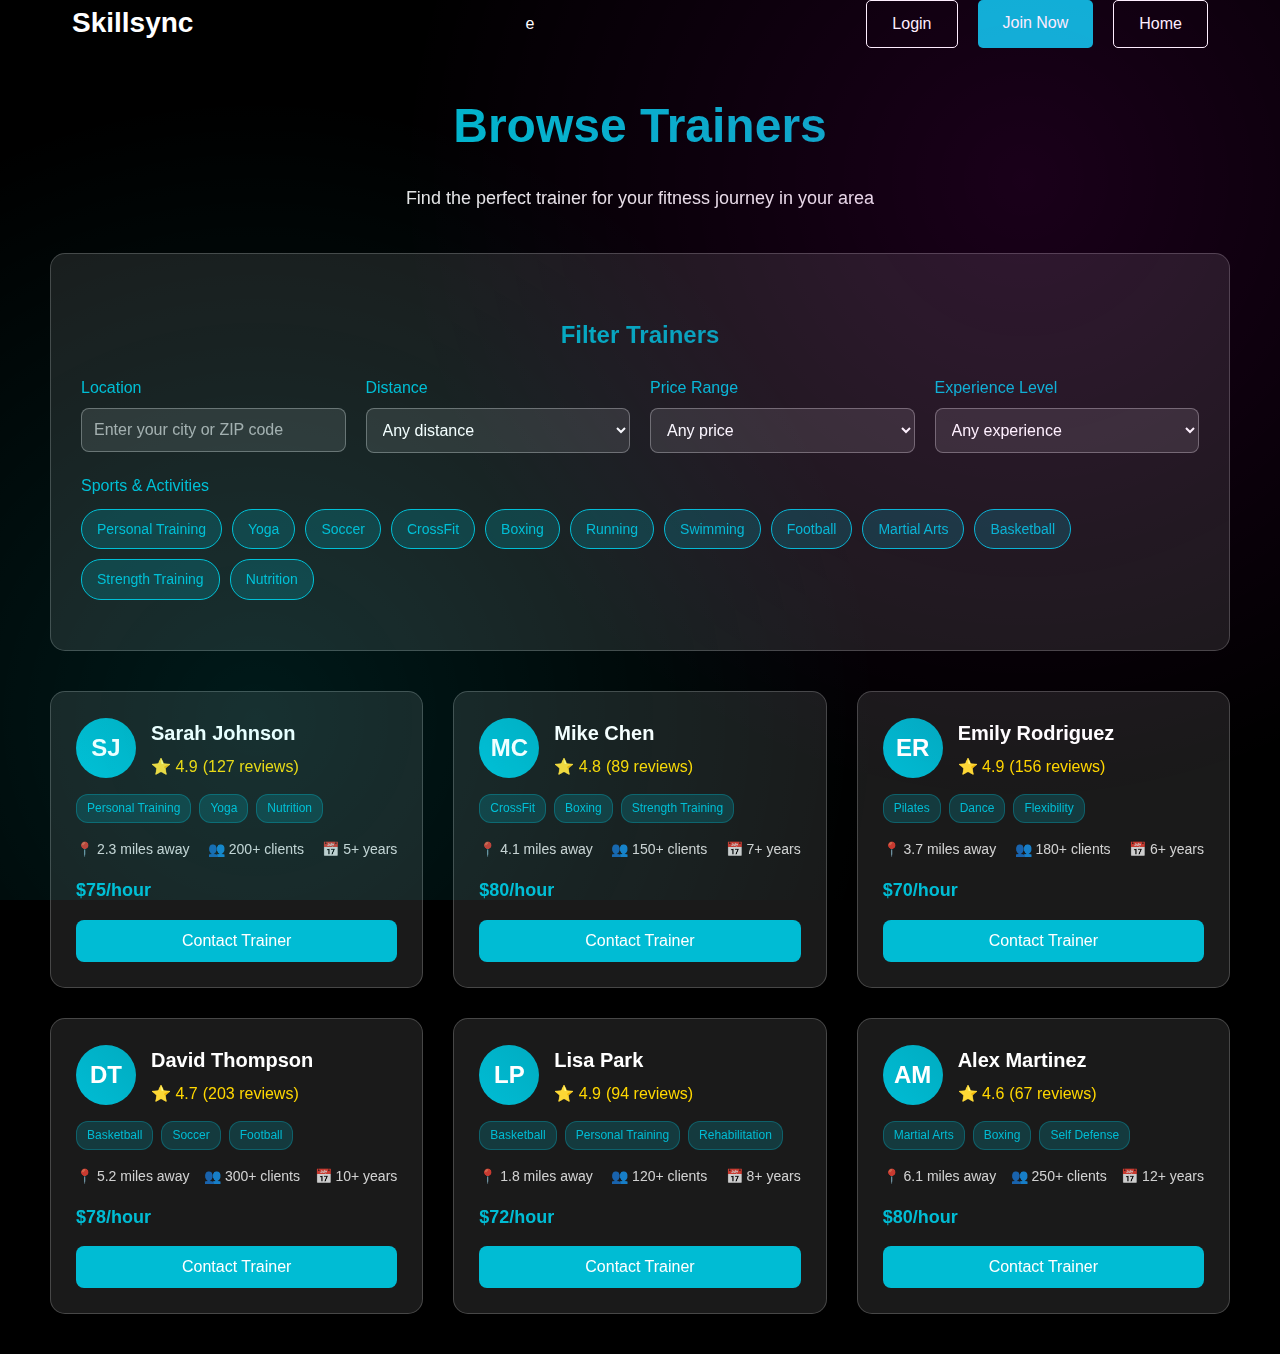
<file: trainer.html>
<!DOCTYPE html>
<html lang="en">
<head>
    <meta charset="UTF-8">
    <meta name="viewport" content="width=device-width, initial-scale=1.0">
    <title>Browse Trainers - Skillsync</title>
    <link rel="stylesheet" href="style.css">
</head>
<body>
    <div class="nav-container">
        <a href="index.html">
            <div class="logo">Skillsync</div>
        </a>e
       
        <div class="auth-buttons">
            <a href="login.html" class="login-btn">Login</a>
            <a href="login.html" class="join-btn">Join Now</a>
            <a href="index.html" class="home-btn">Home</a>
        </div>
    </div>

    <div class="main-content">
        <h1 class="page-title">Browse Trainers</h1>
        <p class="page-subtitle">Find the perfect trainer for your fitness journey in your area</p>

        <div class="filters-section">
            <h2 class="filters-title">Filter Trainers</h2>
            <div class="filter-row">
                <div class="filter-group">
                    <label class="filter-label">Location</label>
                    <input type="text" class="filter-input" placeholder="Enter your city or ZIP code" id="locationFilter">
                </div>
                <div class="filter-group">
                    <label class="filter-label">Distance</label>
                    <select class="filter-select" id="distanceFilter">
                        <option value="">Any distance</option>
                        <option value="5">Within 5 miles</option>
                        <option value="10">Within 10 miles</option>
                        <option value="25">Within 25 miles</option>
                        <option value="50">Within 50 miles</option>
                    </select>
                </div>
                <div class="filter-group">
                    <label class="filter-label">Price Range</label>
                    <select class="filter-select" id="priceFilter">
                        <option value="">Any price</option>
                        <option value="0-50">$0 - $50/hour</option>
                        <option value="50-100">$50 - $100/hour</option>
                        <option value="100-150">$100 - $150/hour</option>
                        <option value="150+">$150+/hour</option>
                    </select>
                </div>
                <div class="filter-group">
                    <label class="filter-label">Experience Level</label>
                    <select class="filter-select" id="experienceFilter">
                        <option value="">Any experience</option>
                        <option value="beginner">Beginner Friendly</option>
                        <option value="intermediate">Intermediate</option>
                        <option value="advanced">Advanced</option>
                        <option value="expert">Expert Level</option>
                    </select>
                </div>
            </div>
            <div class="filter-row">
                <div class="filter-group">
                    <label class="filter-label">Sports & Activities</label>
                    <div class="sport-chips">
                        <div class="sport-chip" onclick="toggleSport(this)">Personal Training</div>
                        <div class="sport-chip" onclick="toggleSport(this)">Yoga</div>
                        <div class="sport-chip" onclick="toggleSport(this)">Soccer</div>
                        <div class="sport-chip" onclick="toggleSport(this)">CrossFit</div>
                        <div class="sport-chip" onclick="toggleSport(this)">Boxing</div>
                        <div class="sport-chip" onclick="toggleSport(this)">Running</div>
                        <div class="sport-chip" onclick="toggleSport(this)">Swimming</div>
                        <div class="sport-chip" onclick="toggleSport(this)">Football</div>
                        <div class="sport-chip" onclick="toggleSport(this)">Martial Arts</div>
                        <div class="sport-chip" onclick="toggleSport(this)">Basketball</div>
                        <div class="sport-chip" onclick="toggleSport(this)">Strength Training</div>
                        <div class="sport-chip" onclick="toggleSport(this)">Nutrition</div>
                    </div>
                </div>
            </div>
        </div>

        <div class="trainers-grid" id="trainersGrid">
            <!-- Trainers will be populated here -->
        </div>
    </div>

    <script>
        // Sample trainer data
        const trainers = [
            {
                id: 1,
                name: "Sarah Johnson",
                rating: 4.9,
                reviews: 127,
                specialties: ["Personal Training", "Yoga", "Nutrition"],
                experience: "5+ years",
                clients: 200,
                price: 75,
                location: "Downtown",
                distance: 2.3,
                avatar: "SJ"
            },
            {
                id: 2,
                name: "Mike Chen",
                rating: 4.8,
                reviews: 89,
                specialties: ["CrossFit", "Boxing", "Strength Training"],
                experience: "7+ years",
                clients: 150,
                price: 80,
                location: "Westside",
                distance: 4.1,
                avatar: "MC"
            },
            {
                id: 3,
                name: "Emily Rodriguez",
                rating: 4.9,
                reviews: 156,
                specialties: ["Pilates", "Dance", "Flexibility"],
                experience: "6+ years",
                clients: 180,
                price: 70,
                location: "Eastside",
                distance: 3.7,
                avatar: "ER"
            },
            {
                id: 4,
                name: "David Thompson",
                rating: 4.7,
                reviews: 203,
                specialties: ["Basketball", "Soccer", "Football"],
                experience: "10+ years",
                clients: 300,
                price: 78,
                location: "Northside",
                distance: 5.2,
                avatar: "DT"
            },
            {
                id: 5,
                name: "Lisa Park",
                rating: 4.9,
                reviews: 94,
                specialties: ["Basketball", "Personal Training", "Rehabilitation"],
                experience: "8+ years",
                clients: 120,
                price: 72,
                location: "Central",
                distance: 1.8,
                avatar: "LP"
            },
            {
                id: 6,
                name: "Alex Martinez",
                rating: 4.6,
                reviews: 67,
                specialties: ["Martial Arts", "Boxing", "Self Defense"],
                experience: "12+ years",
                clients: 250,
                price: 80,
                location: "Southside",
                distance: 6.1,
                avatar: "AM"
            }
        ];

        function renderTrainers(trainersToShow = trainers) {
            const grid = document.getElementById('trainersGrid');
            
            if (trainersToShow.length === 0) {
                grid.innerHTML = '<div class="no-results">No trainers found matching your criteria. Try adjusting your filters.</div>';
                return;
            }

            grid.innerHTML = trainersToShow.map(trainer => `
                <div class="trainer-card" onclick="viewTrainer(${trainer.id})">
                    <div class="trainer-header">
                        <div class="trainer-avatar">${trainer.avatar}</div>
                        <div class="trainer-info">
                            <h3>${trainer.name}</h3>
                            <div class="trainer-rating">
                                <span>⭐ ${trainer.rating}</span>
                                <span>(${trainer.reviews} reviews)</span>
                            </div>
                        </div>
                    </div>
                    <div class="trainer-specialties">
                        ${trainer.specialties.map(specialty => `<span class="specialty-tag">${specialty}</span>`).join('')}
                    </div>
                    <div class="trainer-stats">
                        <span>📍 ${trainer.distance} miles away</span>
                        <span>👥 ${trainer.clients}+ clients</span>
                        <span>📅 ${trainer.experience}</span>
                    </div>
                    <div class="trainer-price">$${trainer.price}/hour</div>
                    <a href="profile.html">
                        <button class="contact-btn">Contact Trainer</button>
                    </a>
                </div>
            `).join('');
        }

        function toggleSport(element) {
            element.classList.toggle('active');
            filterTrainers();
        }

        function filterTrainers() {
            const locationFilter = document.getElementById('locationFilter').value.toLowerCase();
            const distanceFilter = document.getElementById('distanceFilter').value;
            const priceFilter = document.getElementById('priceFilter').value;
            const experienceFilter = document.getElementById('experienceFilter').value;
            
            const activeSports = Array.from(document.querySelectorAll('.sport-chip.active'))
                .map(chip => chip.textContent);

            let filteredTrainers = trainers.filter(trainer => {
                // Location filter
                if (locationFilter && !trainer.location.toLowerCase().includes(locationFilter)) {
                    return false;
                }

                // Distance filter
                if (distanceFilter && trainer.distance > parseInt(distanceFilter)) {
                    return false;
                }

                // Price filter
                if (priceFilter) {
                    if (priceFilter === '150+' && trainer.price < 150) return false;
                    if (priceFilter !== '150+') {
                        const [min, max] = priceFilter.split('-').map(Number);
                        if (trainer.price < min || trainer.price > max) return false;
                    }
                }

                // Sports filter
                if (activeSports.length > 0) {
                    const hasMatchingSport = activeSports.some(sport => 
                        trainer.specialties.includes(sport)
                    );
                    if (!hasMatchingSport) return false;
                }

                return true;
            });

            renderTrainers(filteredTrainers);
        }

        function viewTrainer(trainerId) {
            alert(`Viewing trainer profile for ID: ${trainerId}`);
        }

        function goHome() {
            alert('Navigating to home page...');
        }

        // Set up event listeners
        document.getElementById('locationFilter').addEventListener('input', filterTrainers);
        document.getElementById('distanceFilter').addEventListener('change', filterTrainers);
        document.getElementById('priceFilter').addEventListener('change', filterTrainers);
        document.getElementById('experienceFilter').addEventListener('change', filterTrainers);

        // Initial render
        renderTrainers();
    </script>
</body>
</html>
</file>
<file: style.css>
body {
    font-family: 'Arial', sans-serif;
    background: linear-gradient(135deg, #0f0f0f 0%, #1a1a1a 100%);
    color: #ffffff;
    line-height: 1.6;
    min-height: 100vh;
}

/* Navigation */
nav {
    background: rgba(0, 0, 0, 0.9);
    backdrop-filter: blur(10px);
    padding: 1rem 0;
    position: fixed;
    width: 100%;
    top: 0;
    z-index: 1000;
    border-bottom: 1px solid rgba(255, 255, 255, 0.1);
}

.nav-container {
    max-width: 1200px;
    margin: 0 auto;
    display: flex;
    justify-content: space-between;
    align-items: center;
    padding: 0 2rem;
}

.logo {
    font-size: 2rem;
    font-weight: bold;
    color: #ffffff;
    text-decoration: none;
}

.nav-links {
    display: flex;
    list-style: none;
    gap: 2rem;
    transition: all 0.3s ease;
}

.nav-links a {
    color: #fff;
    text-decoration: none;
    transition: all 0.3s ease;
    padding: 0.5rem 1rem;
    border-radius: 8px;
}

.nav-links a:hover, .nav-links a.active {
    background: rgba(0, 212, 255, 0.2);
    color: #00d4ff;
}

.auth-buttons {
    display: flex;
    gap: 1rem;
}

.btn {
    padding: 0.75rem 1.5rem;
    border: none;
    border-radius: 8px;
    text-decoration: none;
    font-weight: 500;
    transition: all 0.3s ease;
    cursor: pointer;
}

.btn-primary {
    background: linear-gradient(45deg, #00d4ff, #0099cc);
    color: white;
}

.btn-secondary {
    background: transparent;
    color: #fff;
    border: 1px solid rgba(255, 255, 255, 0.3);
}

.btn:hover {
    transform: translateY(-2px);
    box-shadow: 0 8px 25px rgba(0, 212, 255, 0.3);
}

/* Main Content */
main {
    padding-top: 80px;
    min-height: calc(100vh - 80px);
}

.container {
    max-width: 1200px;
    margin: 0 auto;
    padding: 0 2rem;
}

/* Home Page */
.hero {
    text-align: center;
    padding: 4rem 0;
    background: radial-gradient(ellipse at center, rgba(0, 212, 255, 0.1) 0%, transparent 70%);
}

.hero h1 {
    font-size: 3.5rem;
    margin-bottom: 1rem;
    color: #ffffff;
}

.hero p {
    font-size: 1.25rem;
    margin-bottom: 2rem;
    color: #ffffff;
    max-width: 600px;
    margin-left: auto;
    margin-right: auto;
}

.cta-buttons {
    display: flex;
    gap: 1rem;
    justify-content: center;
    flex-wrap: wrap;
}

.features {
    padding: 4rem 0;
    background: rgba(255, 255, 255, 0.02);
}

.features-grid {
    display: grid;
    grid-template-columns: repeat(auto-fit, minmax(300px, 1fr));
    gap: 2rem;
    margin-top: 3rem;
}

.feature-card {
    background: rgba(255, 255, 255, 0.05);
    padding: 2rem;
    border-radius: 12px;
    border: 1px solid rgba(255, 255, 255, 0.1);
    transition: all 0.3s ease;
}

.feature-card:hover {
    transform: translateY(-5px);
    border-color: #00d4ff;
    box-shadow: 0 10px 30px rgba(0, 212, 255, 0.2);
}

.feature-icon {
    width: 60px;
    height: 60px;
    background: linear-gradient(45deg, #00d4ff, #0099cc);
    border-radius: 12px;
    display: flex;
    align-items: center;
    justify-content: center;
    font-size: 1.5rem;
    margin-bottom: 1rem;
}

/* Responsive */
@media (max-width: 768px) {
    .nav-links {
        gap: 1rem;
    }

    .nav-links a {
        padding: 0.5rem 0.75rem;
        font-size: 0.9rem;
    }

    .auth-buttons {
        gap: 0.5rem;
    }

    .auth-buttons .btn {
        padding: 0.5rem 1rem;
        font-size: 0.9rem;
    }

    .hero h1 {
        font-size: 2.5rem;
    }

    .cta-buttons {
        flex-direction: column;
        align-items: center;
    }

    .nav-container {
        padding: 0 1rem;
    }

    .container {
        padding: 0 1rem;
    }
}

@media (max-width: 480px) {
    .nav-container {
        flex-direction: column;
        gap: 1rem;
        padding: 1rem;
    }

    .nav-links {
        order: 1;
        gap: 0.5rem;
    }

    .auth-buttons {
        order: 2;
        gap: 0.5rem;
    }

    .hero h1 {
        font-size: 2rem;
    }

    .hero p {
        font-size: 1rem;
    }

    .logo {
        font-size: 1.5rem;
    }

    main {
        padding-top: 120px;
    }
}

body {
    font-family: 'Arial', sans-serif;
    background: linear-gradient(135deg, #0f0f0f 0%, #1a1a1a 100%);
    color: #ffffff;
    line-height: 1.6;
    min-height: 100vh;
}

/* Navigation */
nav {
    background: rgba(0, 0, 0, 0.9);
    backdrop-filter: blur(10px);
    padding: 1rem 0;
    position: fixed;
    width: 100%;
    top: 0;
    z-index: 1000;
    border-bottom: 1px solid rgba(255, 255, 255, 0.1);
}

.nav-container {
    max-width: 1200px;
    margin: 0 auto;
    display: flex;
    justify-content: space-between;
    align-items: center;
    padding: 0 2rem;
}
.nav-container a {
    text-decoration: none;
}

.logo a{
    font-size: 2rem;
    font-weight: bold;
    color: #ffffff;
    text-decoration: none;
}

.nav-links {
    display: flex;
    list-style: none;
    gap: 2rem;
    transition: all 0.3s ease;
}

.nav-links a {
    color: #fff;
    text-decoration: none;
    transition: all 0.3s ease;
    padding: 0.5rem 1rem;
    border-radius: 8px;
}

.nav-links a:hover, .nav-links a.active {
    background: rgba(0, 212, 255, 0.2);
    color: #00d4ff;
}

.auth-buttons {
    display: flex;
    gap: 1rem;
}

.btn {
    padding: 0.75rem 1.5rem;
    border: none;
    border-radius: 8px;
    text-decoration: none;
    font-weight: 500;
    transition: all 0.3s ease;
    cursor: pointer;
}

.btn-primary {
    background: linear-gradient(45deg, #00d4ff, #0099cc);
    color: white;
}

.btn-secondary {
    background: transparent;
    color: #fff;
    border: 1px solid rgba(255, 255, 255, 0.3);
}

.btn:hover {
    transform: translateY(-2px);
    box-shadow: 0 8px 25px rgba(0, 212, 255, 0.3);
}

/* Main Content */
main {
    padding-top: 80px;
    min-height: calc(100vh - 80px);
}

.container {
    max-width: 1200px;
    margin: 0 auto;
    padding: 0 2rem;
}

/* Product Page */
.product-hero {
    text-align: center;
    padding: 3rem 0;
}

.pricing-grid {
    display: grid;
    grid-template-columns: repeat(auto-fit, minmax(300px, 1fr));
    gap: 2rem;
    margin: 3rem 0;
}

.pricing-card {
    background: rgba(255, 255, 255, 0.05);
    border: 1px solid rgba(255, 255, 255, 0.1);
    border-radius: 12px;
    padding: 2rem;
    text-align: center;
    position: relative;
    transition: all 0.3s ease;
}

.pricing-card.featured {
    border-color: #00d4ff;
    transform: scale(1.05);
}

.pricing-card:hover {
    transform: translateY(-5px);
    box-shadow: 0 15px 40px rgba(0, 212, 255, 0.2);
}

.pricing-card.featured:hover {
    transform: scale(1.05) translateY(-5px);
}

.price {
    font-size: 2.5rem;
    font-weight: bold;
    color: #00d4ff;
    margin: 1rem 0;
}

.features-list {
    list-style: none;
    margin: 2rem 0;
}

.features-list li {
    padding: 0.5rem 0;
    border-bottom: 1px solid rgba(255, 255, 255, 0.1);
}

.features-list li:before {
    content: "✓";
    color: #00ff88;
    font-weight: bold;
    margin-right: 0.5rem;
}

/* Responsive */
@media (max-width: 768px) {
    .nav-links {
        gap: 1rem;
    }

    .nav-links a {
        padding: 0.5rem 0.75rem;
        font-size: 0.9rem;
    }

    .auth-buttons {
        gap: 0.5rem;
    }

    .auth-buttons .btn {
        padding: 0.5rem 1rem;
        font-size: 0.9rem;
    }

    .pricing-card.featured {
        transform: none;
    }

    .nav-container {
        padding: 0 1rem;
    }

    .container {
        padding: 0 1rem;
    }
}

@media (max-width: 480px) {
    .nav-container {
        flex-direction: column;
        gap: 1rem;
        padding: 1rem;
    }

    .nav-links {
        order: 1;
        gap: 0.5rem;
    }

    .auth-buttons {
        order: 2;
        gap: 0.5rem;
    }

    .logo {
        font-size: 1.5rem;
    }

    main {
        padding-top: 120px;
    }
}


body {
    font-family: 'Arial', sans-serif;
    background: linear-gradient(135deg, #0f0f0f 0%, #1a1a1a 100%);
    color: #ffffff;
    line-height: 1.6;
    min-height: 100vh;
}

/* Navigation */
nav {
    background: rgba(0, 0, 0, 0.9);
    backdrop-filter: blur(10px);
    padding: 1rem 0;
    position: fixed;
    width: 100%;
    top: 0;
    z-index: 1000;
    border-bottom: 1px solid rgba(255, 255, 255, 0.1);
}

.nav-container {
    max-width: 1200px;
    margin: 0 auto;
    display: flex;
    justify-content: space-between;
    align-items: center;
    padding: 0 2rem;
}

.logo {
    font-size: 2rem;
    font-weight: bold;
    color: #ffffff;
}

.nav-links {
    display: flex;
    list-style: none;
    gap: 2rem;
    transition: all 0.3s ease;
}

.nav-links a {
    color: #fff;
    text-decoration: none;
    transition: all 0.3s ease;
    padding: 0.5rem 1rem;
    border-radius: 8px;
}

.nav-links a:hover, .nav-links a.active {
    background: rgba(0, 212, 255, 0.2);
    color: #00d4ff;
}

.auth-buttons {
    display: flex;
    gap: 1rem;
}

.btn {
    padding: 0.75rem 1.5rem;
    border: none;
    border-radius: 8px;
    text-decoration: none;
    font-weight: 500;
    transition: all 0.3s ease;
    cursor: pointer;
}

.btn-primary {
    background: linear-gradient(45deg, #00d4ff, #0099cc);
    color: white;
}

.btn-secondary {
    background: transparent;
    color: #fff;
    border: 1px solid rgba(255, 255, 255, 0.3);
}

.btn:hover {
    transform: translateY(-2px);
    box-shadow: 0 8px 25px rgba(0, 212, 255, 0.3);
}

/* Main Content */
main {
    padding-top: 80px;
    min-height: calc(100vh - 80px);
}

.container {
    max-width: 1200px;
    margin: 0 auto;
    padding: 0 2rem;
}

/* Contact Page */
.contact-hero {
    text-align: center;
    padding: 3rem 0;
}

.contact-form {
    max-width: 600px;
    margin: 0 auto;
    background: rgba(255, 255, 255, 0.05);
    padding: 2rem;
    border-radius: 12px;
    border: 1px solid rgba(255, 255, 255, 0.1);
}

.form-group {
    margin-bottom: 1.5rem;
}

.form-group label {
    display: block;
    margin-bottom: 0.5rem;
    color: #ffffff;
}

.form-group input,
.form-group textarea {
    width: 100%;
    padding: 0.75rem;
    background: rgba(255, 255, 255, 0.1);
    border: 1px solid rgba(255, 255, 255, 0.2);
    border-radius: 8px;
    color: #fff;
    font-size: 1rem;
}

.form-group textarea {
    height: 120px;
    resize: vertical;
}

.form-group input:focus,
.form-group textarea:focus {
    outline: none;
    border-color: #00d4ff;
    box-shadow: 0 0 0 2px rgba(0, 212, 255, 0.2);
}

/* Responsive */
@media (max-width: 768px) {
    .nav-links {
        gap: 1rem;
    }

    .nav-links a {
        padding: 0.5rem 0.75rem;
        font-size: 0.9rem;
    }

    .auth-buttons {
        gap: 0.5rem;
    }

    .auth-buttons .btn {
        padding: 0.5rem 1rem;
        font-size: 0.9rem;
    }

    .nav-container {
        padding: 0 1rem;
    }

    .container {
        padding: 0 1rem;
    }
}

@media (max-width: 480px) {
    .nav-container {
        flex-direction: column;
        gap: 1rem;
        padding: 1rem;
    }

    .nav-links {
        order: 1;
        gap: 0.5rem;
    }

    .auth-buttons {
        order: 2;
        gap: 0.5rem;
    }

    .logo {
        font-size: 1.5rem;
    }

    main {
        padding-top: 120px;
    }
}


body {
    font-family: 'Arial', sans-serif;
    background: linear-gradient(135deg, #0f0f0f 0%, #1a1a1a 100%);
    color: #ffffff;
    line-height: 1.6;
    min-height: 100vh;
}

/* Navigation */
nav {
    background: rgba(0, 0, 0, 0.9);
    backdrop-filter: blur(10px);
    padding: 1rem 0;
    position: fixed;
    width: 100%;
    top: 0;
    z-index: 1000;
    border-bottom: 1px solid rgba(255, 255, 255, 0.1);
}

.nav-container {
    max-width: 1200px;
    margin: 0 auto;
    display: flex;
    justify-content: space-between;
    align-items: center;
    padding: 0 2rem;
}

.logo {
    font-size: 2rem;
    font-weight: bold;
    color: #ffffff;
}

.nav-links {
    display: flex;
    list-style: none;
    gap: 2rem;
    transition: all 0.3s ease;
}

.nav-links a {
    color: #fff;
    text-decoration: none;
    transition: all 0.3s ease;
    padding: 0.5rem 1rem;
    border-radius: 8px;
}

.nav-links a:hover, .nav-links a.active {
    background: rgba(0, 212, 255, 0.2);
    color: #00d4ff;
}

.auth-buttons {
    display: flex;
    gap: 1rem;
}

.btn {
    padding: 0.75rem 1.5rem;
    border: none;
    border-radius: 8px;
    text-decoration: none;
    font-weight: 500;
    transition: all 0.3s ease;
    cursor: pointer;
}

.btn-primary {
    background: linear-gradient(45deg, #00d4ff, #0099cc);
    color: white;
}

.btn-secondary {
    background: transparent;
    color: #fff;
    border: 1px solid rgba(255, 255, 255, 0.3);
}

.btn:hover {
    transform: translateY(-2px);
    box-shadow: 0 8px 25px rgba(0, 212, 255, 0.3);
}

/* Main Content */
main {
    padding-top: 80px;
    min-height: calc(100vh - 80px);
}

.container {
    max-width: 1200px;
    margin: 0 auto;
    padding: 0 2rem;
}

/* About Page */
.about-hero {
    padding: 3rem 0;
    text-align: center;
}

.about-content {
    align-items: center;
    margin: 3rem 0;
    margin-left: 5rem;
    
}





/* Responsive */
@media (max-width: 768px) {
    .nav-links {
        gap: 1rem;
    }

    .nav-links a {
        padding: 0.5rem 0.75rem;
        font-size: 0.9rem;
    }

    .auth-buttons {
        gap: 0.5rem;
    }

    .auth-buttons .btn {
        padding: 0.5rem 1rem;
        font-size: 0.9rem;
    }

    .about-content {
        grid-template-columns: 1fr;
    }

    .nav-container {
        padding: 0 1rem;
    }

    .container {
        padding: 0 1rem;
    }
}

@media (max-width: 480px) {
    .nav-container {
        flex-direction: column;
        gap: 1rem;
        padding: 1rem;
    }

    .nav-links {
        order: 1;
        gap: 0.5rem;
    }

    .auth-buttons {
        order: 2;
        gap: 0.5rem;
    }

    .logo {
        font-size: 1.5rem;
    }

    main {
        padding-top: 120px;
    }
}

.about-image{
    padding: 400px;
    padding-top: 1px;
}

* {
    margin: 0;
    padding: 0;
    box-sizing: border-box;
}

body {
    font-family: -apple-system, BlinkMacSystemFont, 'Segoe UI', Roboto, sans-serif;
    background: linear-gradient(135deg, #0f0f0f 0%, #1a1a1a 100%);
    color: #00bcd4;
    min-height: 100vh;
    position: relative;
    overflow-x: hidden;
}

/* Background animation */
body::before {
    content: '';
    position: fixed;
    top: 0;
    left: 0;
    width: 100%;
    height: 100%;
    background: radial-gradient(circle at 20% 80%, rgba(0, 255, 255, 0.1) 0%, transparent 50%),
                radial-gradient(circle at 80% 20%, rgba(255, 0, 255, 0.1) 0%, transparent 50%);
    animation: backgroundMove 20s ease-in-out infinite;
    pointer-events: none;
    z-index: 1;
}

@keyframes backgroundMove {
    0%, 100% { transform: translateX(0) translateY(0); }
    50% { transform: translateX(50px) translateY(-30px); }
}

/* Navigation */
nav {
    position: fixed;
    top: 0;
    left: 0;
    right: 0;
    padding: 1rem 2rem;
    background: rgba(0, 0, 0, 0.9);
    backdrop-filter: blur(10px);
    border-bottom: 1px solid rgba(255, 255, 255, 0.1);
    z-index: 1000;
}

.nav-container {
    display: flex;
    justify-content: space-between;
    align-items: center;
    max-width: 1200px;
    margin: 0 auto;
}

.logo {
    font-size: 1.8rem;
    font-weight: bold;
    color: white;
    text-decoration: none;
}

.nav-links {
    display: flex;
    gap: 2rem;
    list-style: none;
}

.nav-links a {
    color: white;
    text-decoration: none;
    transition: color 0.3s ease;
    font-weight: 500;
}

.nav-links a:hover {
    color: #00bcd4;
}

.nav-links a.active {
    color: #00bcd4;
}

.auth-buttons {
    display: flex;
    gap: 1rem;
}

.btn {
    padding: 0.75rem 1.5rem;
    border: none;
    border-radius: 8px;
    font-weight: 600;
    cursor: pointer;
    transition: all 0.3s ease;
    text-decoration: none;
    display: inline-block;
    text-align: center;
}

.btn-outline {
    background: transparent;
    color: white;
    border: 2px solid rgba(255, 255, 255, 0.3);
}

.btn-outline:hover {
    background: rgba(255, 255, 255, 0.1);
    border-color: rgba(255, 255, 255, 0.6);
}

.btn-primary {
    background: linear-gradient(45deg, #00bcd4, #0097a7);
    color: white;
}

.btn-primary:hover {
    background: linear-gradient(45deg, #0097a7, #00838f);
    transform: translateY(-2px);
    box-shadow: 0 8px 25px rgba(0, 188, 212, 0.3);
}

/* Modal styles */
.modal {
    display: none;
    position: fixed;
    z-index: 2000;
    left: 0;
    top: 0;
    width: 100%;
    height: 100%;
    background-color: rgba(0, 0, 0, 0.8);
    backdrop-filter: blur(10px);
}

.modal-content {
    background: rgba(255, 255, 255, 0.05);
    backdrop-filter: blur(20px);
    border-radius: 20px;
    border: 1px solid rgba(255, 255, 255, 0.1);
    margin: 5% auto;
    padding: 0;
    width: 100%;
    max-width: 450px;
    box-shadow: 0 20px 40px rgba(0, 0, 0, 0.3);
    animation: fadeInUp 0.5s ease-out;
}

@keyframes fadeInUp {
    from {
        opacity: 0;
        transform: translateY(30px);
    }
    to {
        opacity: 1;
        transform: translateY(0);
    }
}

.animate {
    animation: fadeInUp 0.5s ease-out;
}

.close {
    color: rgba(255, 255, 255, 0.7);
    float: right;
    font-size: 28px;
    font-weight: bold;
    margin: 1rem;
    cursor: pointer;
    transition: color 0.3s ease;
}

.close:hover,
.close:focus {
    color: #00bcd4;
    text-decoration: none;
}

.imgcontainer {
    text-align: center;
    padding: 1rem 0 0 0;
}

.container {
    padding: 2rem;
}

.container[style*="background-color:#f1f1f1"] {
    background: rgba(255, 255, 255, 0.05) !important;
    backdrop-filter: blur(20px);
    border-top: 1px solid rgba(255, 255, 255, 0.1);
}

.container label {
    display: block;
    margin-bottom: 0.5rem;
    font-weight: 600;
    color: white;
}

.container input[type=text],
.container input[type=password] {
    width: 100%;
    padding: 1rem;
    margin-bottom: 1rem;
    background: rgba(255, 255, 255, 0.1);
    border: 2px solid rgba(255, 255, 255, 0.1);
    border-radius: 12px;
    color: white;
    font-size: 1rem;
    transition: all 0.3s ease;
}

.container input[type=text]:focus,
.container input[type=password]:focus {
    outline: none;
    border-color: #00bcd4;
    background: rgba(255, 255, 255, 0.15);
    box-shadow: 0 0 0 3px rgba(0, 188, 212, 0.1);
}

.container input[type=text]::placeholder,
.container input[type=password]::placeholder {
    color: rgba(255, 255, 255, 0.5);
}

.container button[type=submit] {
    background: linear-gradient(45deg, #00bcd4, #0097a7);
    color: white;
    padding: 1rem;
    margin: 1rem 0;
    border: none;
    border-radius: 12px;
    cursor: pointer;
    width: 100%;
    font-size: 1.1rem;
    font-weight: 600;
    transition: all 0.3s ease;
}

.container button[type=submit]:hover {
    background: linear-gradient(45deg, #0097a7, #00838f);
    transform: translateY(-2px);
    box-shadow: 0 8px 25px rgba(0, 188, 212, 0.3);
}

.container button[type=submit]:active {
    transform: translateY(0);
}

.container input[type=checkbox] {
    width: 18px;
    height: 18px;
    accent-color: #00bcd4;
    margin-right: 0.5rem;
}

.container label {
    color: rgba(255, 255, 255, 0.8);
}

.cancelbtn {
    background-color: transparent;
    color: rgba(255, 255, 255, 0.7);
    border: 2px solid rgba(255, 255, 255, 0.3);
    padding: 0.75rem 1.5rem;
    border-radius: 8px;
    cursor: pointer;
    transition: all 0.3s ease;
}

.cancelbtn:hover {
    background-color: rgba(255, 255, 255, 0.1);
    border-color: rgba(255, 255, 255, 0.6);
}

.psw {
    float: right;
    padding-top: 16px;
}

.psw a {
    color: #00bcd4;
    text-decoration: none;
    font-weight: 500;
    transition: color 0.3s ease;
}

.psw a:hover {
    color: #0097a7;
}

/* Page heading styles */
h2 {
    text-align: center;
    margin: 2rem 0;
    font-size: 2.5rem;
    background: linear-gradient(45deg, #00bcd4, #0097a7);
    -webkit-background-clip: text;
    -webkit-text-fill-color: transparent;
    background-clip: text;
}

/* Login button on page */
button[onclick*="style.display='block'"] {
    background: linear-gradient(45deg, #00bcd4, #0097a7);
    color: white;
    padding: 1rem 2rem;
    border: none;
    border-radius: 12px;
    font-size: 1.1rem;
    font-weight: 600;
    cursor: pointer;
    transition: all 0.3s ease;
    display: block;
    margin: 2rem auto;
}

button[onclick*="style.display='block'"]:hover {
    background: linear-gradient(45deg, #0097a7, #00838f);
    transform: translateY(-2px);
    box-shadow: 0 8px 25px rgba(0, 188, 212, 0.3);
}

/* Responsive design */
@media (max-width: 768px) {
    .nav-links {
        display: none;
    }
    
    .modal-content {
        margin: 10% auto;
        width: 90%;
    }
    
    .container {
        padding: 1.5rem;
    }
    
    h2 {
        font-size: 2rem;
    }
}
.button-container {
    display: flex;
    justify-content: center;
    align-items: center;
    margin-top: 2rem;
}

.btn-primary {
    background-color: #00bcd4;
    color: white;
    padding: 12px 24px;
    border-radius: 8px;
    text-decoration: none;
    display: inline-block;
    font-weight: 500;
    transition: all 0.3s ease;
    border: none;
    cursor: pointer;
}

.btn-primary:hover {
    background-color: #00acc1;
    transform: translateY(-1px);
}
* {
    margin: 0;
    padding: 0;
    box-sizing: border-box;
}

body {
    font-family: 'Segoe UI', Tahoma, Geneva, Verdana, sans-serif;
    background: #000000;
    color: white;
    min-height: 100vh;
}

.header {
    display: flex;
    justify-content: space-between;
    align-items: center;
    padding: 20px 50px;
    background: rgba(0, 0, 0, 0.2);
    backdrop-filter: blur(10px);
}

.logo {
    font-size: 28px;
    font-weight: bold;
    color: white;
}

.nav {
    display: flex;
    gap: 30px;
}

.nav a {
    color: white;
    text-decoration: none;
    font-size: 16px;
    transition: color 0.3s ease;
}

.nav a:hover, .nav a.active {
    color: #00bcd4;
}

.auth-buttons {
    display: flex;
    gap: 20px;
}

.login-btn {
    background: transparent;
    border: 1px solid white;
    color: white;
    padding: 10px 25px;
    border-radius: 5px;
    text-decoration: none;
    transition: all 0.3s ease;
}

.login-btn:hover {
    background: white;
    color: #1a1a2e;
}

.join-btn {
    background: #00bcd4;
    border: none;
    color: white;
    padding: 10px 25px;
    border-radius: 5px;
    text-decoration: none;
    transition: all 0.3s ease;
}

.join-btn:hover {
    background: #00acc1;
    transform: translateY(-2px);
}

.main-content {
    padding: 40px 50px;
}

.page-title {
    font-size: 48px;
    font-weight: bold;
    text-align: center;
    margin-bottom: 20px;
    background: linear-gradient(45deg, #00bcd4, #00acc1);
    -webkit-background-clip: text;
    -webkit-text-fill-color: transparent;
    background-clip: text;
}

.page-subtitle {
    text-align: center;
    font-size: 18px;
    margin-bottom: 40px;
    opacity: 0.9;
}

.filters-section {
    background: rgba(255, 255, 255, 0.1);
    backdrop-filter: blur(10px);
    border-radius: 15px;
    padding: 30px;
    margin-bottom: 40px;
    border: 1px solid rgba(255, 255, 255, 0.2);
}

.filters-title {
    font-size: 24px;
    margin-bottom: 20px;
    color: #00bcd4;
}

.filter-row {
    display: flex;
    flex-wrap: wrap;
    gap: 20px;
    margin-bottom: 20px;
}

.filter-group {
    flex: 1;
    min-width: 200px;
}

.filter-label {
    display: block;
    margin-bottom: 8px;
    font-weight: 500;
    color: #00bcd4;
}

.filter-select, .filter-input {
    width: 100%;
    padding: 12px;
    border: 1px solid rgba(255, 255, 255, 0.3);
    border-radius: 8px;
    background: rgba(255, 255, 255, 0.1);
    color: white;
    font-size: 16px;
}

.filter-select option {
    background: #1a1a2e;
    color: white;
}

.filter-input::placeholder {
    color: rgba(255, 255, 255, 0.6);
}

.sport-chips {
    display: flex;
    flex-wrap: wrap;
    gap: 10px;
    margin-top: 10px;
}

.sport-chip {
    background: rgba(0, 188, 212, 0.2);
    border: 1px solid #00bcd4;
    color: #00bcd4;
    padding: 8px 15px;
    border-radius: 20px;
    cursor: pointer;
    transition: all 0.3s ease;
    font-size: 14px;
}

.sport-chip:hover, .sport-chip.active {
    background: #00bcd4;
    color: white;
}

.trainers-grid {
    display: grid;
    grid-template-columns: repeat(auto-fill, minmax(350px, 1fr));
    gap: 30px;
    margin-top: 30px;
}

.trainer-card {
    background: rgba(255, 255, 255, 0.1);
    backdrop-filter: blur(10px);
    border-radius: 15px;
    padding: 25px;
    border: 1px solid rgba(255, 255, 255, 0.2);
    transition: all 0.3s ease;
    cursor: pointer;
}

.trainer-card:hover {
    transform: translateY(-5px);
    box-shadow: 0 10px 30px rgba(0, 188, 212, 0.3);
}

.trainer-header {
    display: flex;
    align-items: center;
    margin-bottom: 15px;
}

.trainer-avatar {
    width: 60px;
    height: 60px;
    border-radius: 50%;
    background: linear-gradient(45deg, #00bcd4, #00acc1);
    display: flex;
    align-items: center;
    justify-content: center;
    font-size: 24px;
    font-weight: bold;
    margin-right: 15px;
}

.trainer-info h3 {
    font-size: 20px;
    margin-bottom: 5px;
}

.trainer-rating {
    display: flex;
    align-items: center;
    gap: 5px;
    color: #ffd700;
}

.trainer-specialties {
    display: flex;
    flex-wrap: wrap;
    gap: 8px;
    margin: 15px 0;
}

.specialty-tag {
    background: rgba(0, 188, 212, 0.2);
    color: #00bcd4;
    padding: 4px 10px;
    border-radius: 12px;
    font-size: 12px;
    border: 1px solid rgba(0, 188, 212, 0.3);
}

.trainer-stats {
    display: flex;
    justify-content: space-between;
    margin: 15px 0;
    font-size: 14px;
    opacity: 0.8;
}

.trainer-price {
    font-size: 18px;
    font-weight: bold;
    color: #00bcd4;
    margin-bottom: 15px;
}

.contact-btn {
    width: 100%;
    background: #00bcd4;
    border: none;
    color: white;
    padding: 12px;
    border-radius: 8px;
    font-size: 16px;
    cursor: pointer;
    transition: all 0.3s ease;
}

.contact-btn:hover {
    background: #00acc1;
    transform: translateY(-2px);
}

.no-results {
    text-align: center;
    padding: 60px;
    opacity: 0.7;
    font-size: 18px;
}

@media (max-width: 768px) {
    .header {
        padding: 15px 20px;
        flex-direction: column;
        gap: 20px;
    }

    .nav {
        gap: 20px;
    }

    .main-content {
        padding: 20px;
    }

    .page-title {
        font-size: 36px;
    }

    .filter-row {
        flex-direction: column;
    }

    .trainers-grid {
        grid-template-columns: 1fr;
    }
}
.home-btn{
    background: transparent;
    border: 1px solid white;
    color: white;
    padding: 10px 25px;
    border-radius: 5px;
    text-decoration: none;
    transition: all 0.3s ease;
}
</file>
